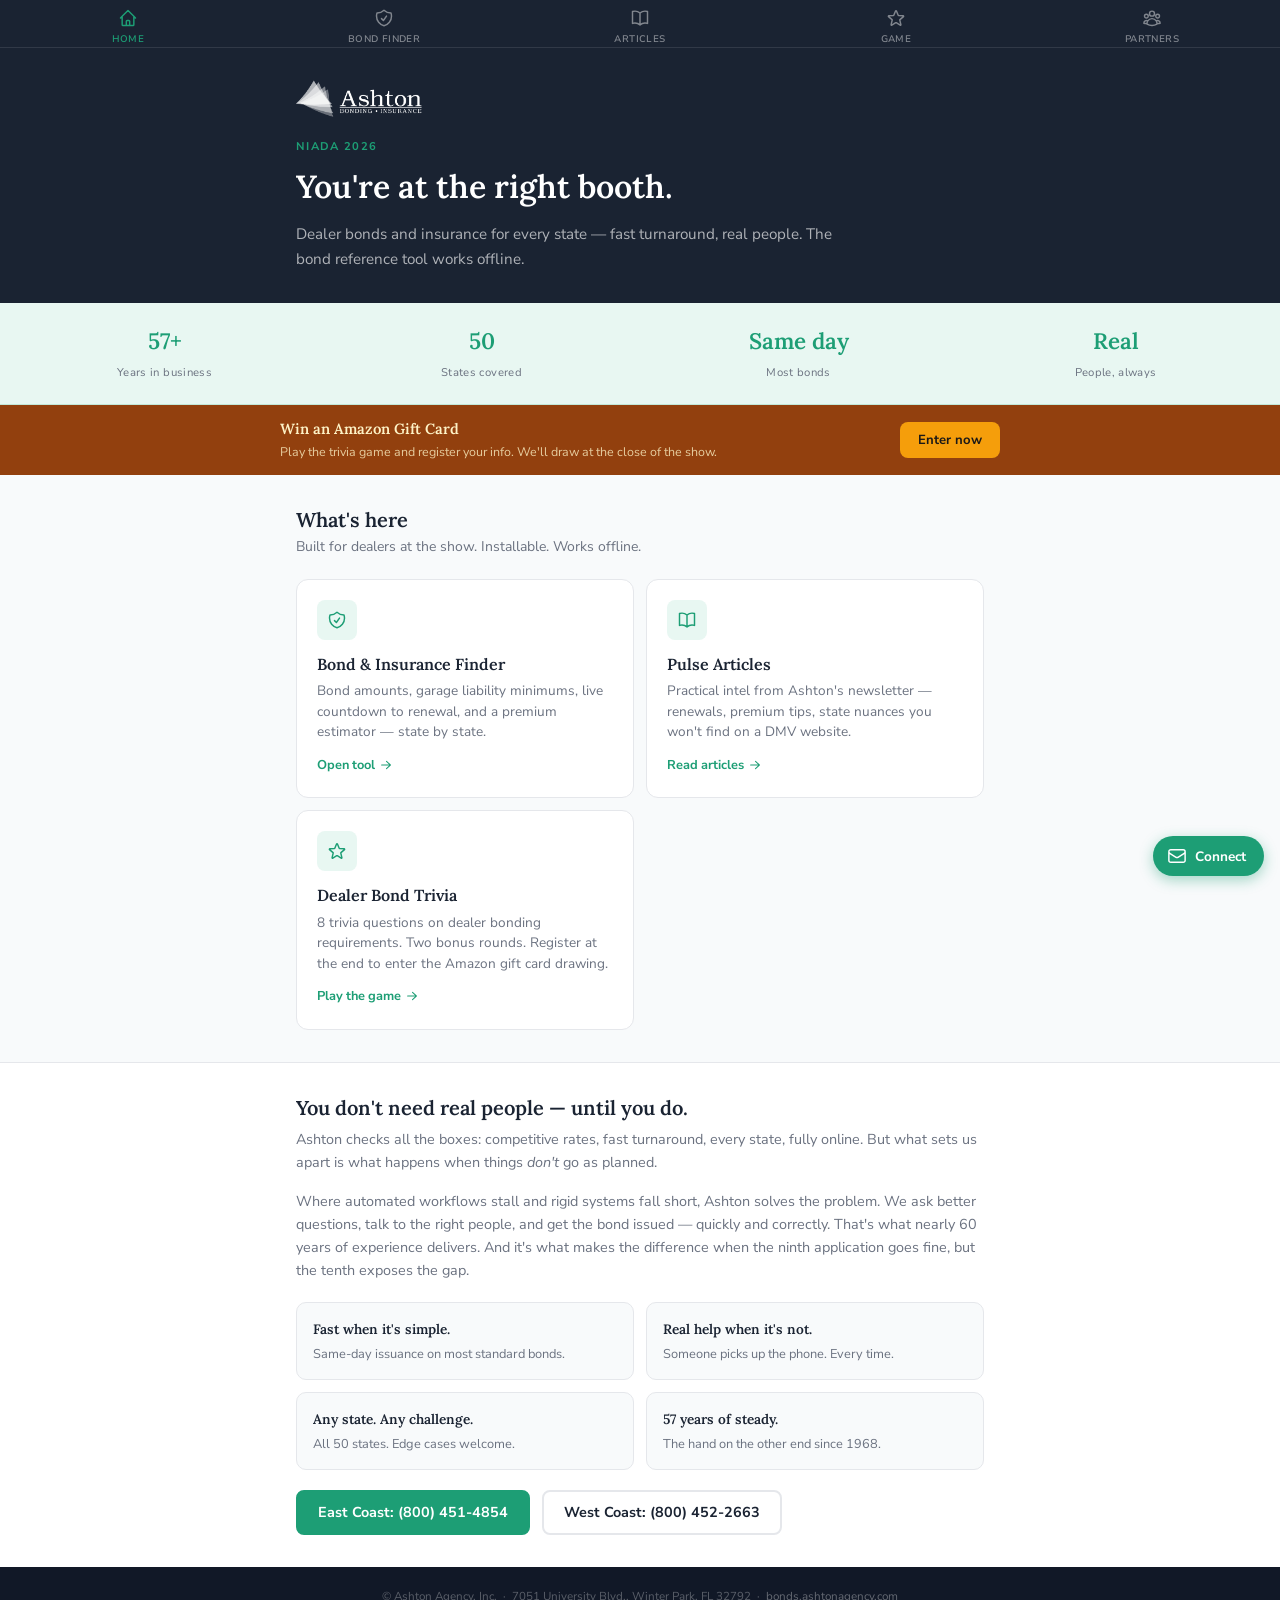
<file: index.html>
<!DOCTYPE html>
<html lang="en">
<head>
  <meta charset="UTF-8">
  <meta name="viewport" content="width=device-width, initial-scale=1.0, viewport-fit=cover">
  <title>Ashton Agency — Show Edition</title>
  <meta name="description" content="Dealer bonds and insurance for every Southeast state. Find us at the FPX or ASC Warranty booth.">
  <meta name="theme-color" content="#1a2332">
  <link rel="manifest" href="manifest.json">
  <link rel="apple-touch-icon" href="https://bonds.ashtonagency.com/wp-content/uploads/2025/05/Ashton-Favicon.png">
  <link rel="preconnect" href="https://fonts.googleapis.com">
  <link rel="preconnect" href="https://fonts.gstatic.com" crossorigin>
  <link href="https://fonts.googleapis.com/css2?family=JetBrains+Mono&family=Lora:wght@400;600&family=Nunito+Sans:opsz,wght@6..12,400;6..12,600;6..12,700&display=swap" rel="stylesheet">
  <link rel="stylesheet" href="css/tokens.css">
  <link rel="stylesheet" href="css/main.css">
</head>
<body>

<!-- Dark top nav -->
<nav class="bottom-nav">
  <a href="/" class="nav-tab active">
    <svg xmlns="http://www.w3.org/2000/svg" fill="none" viewBox="0 0 24 24" stroke-width="1.75" stroke="currentColor">
      <path stroke-linecap="round" stroke-linejoin="round" d="M3 12l2-2m0 0l7-7 7 7M5 10v10a1 1 0 001 1h3m10-11l2 2m-2-2v10a1 1 0 01-1 1h-3m-6 0a1 1 0 001-1v-4a1 1 0 011-1h2a1 1 0 011 1v4a1 1 0 001 1m-6 0h6"/>
    </svg>
    Home
  </a>
  <a href="/reference" class="nav-tab">
    <svg xmlns="http://www.w3.org/2000/svg" fill="none" viewBox="0 0 24 24" stroke-width="1.75" stroke="currentColor">
      <path stroke-linecap="round" stroke-linejoin="round" d="M9 12.75L11.25 15 15 9.75m-3-7.036A11.959 11.959 0 013.598 6 11.99 11.99 0 003 9.749c0 5.592 3.824 10.29 9 11.623 5.176-1.332 9-6.03 9-11.622 0-1.31-.21-2.571-.598-3.751h-.152c-3.196 0-6.1-1.248-8.25-3.285z"/>
    </svg>
    Bond Finder
  </a>
  <a href="/articles" class="nav-tab">
    <svg xmlns="http://www.w3.org/2000/svg" fill="none" viewBox="0 0 24 24" stroke-width="1.75" stroke="currentColor">
      <path stroke-linecap="round" stroke-linejoin="round" d="M12 6.042A8.967 8.967 0 006 3.75c-1.052 0-2.062.18-3 .512v14.25A8.987 8.987 0 016 18c2.305 0 4.408.867 6 2.292m0-14.25a8.966 8.966 0 016-2.292c1.052 0 2.062.18 3 .512v14.25A8.987 8.987 0 0018 18a8.967 8.967 0 00-6 2.292m0-14.25v14.25"/>
    </svg>
    Articles
  </a>
  <a href="/game" class="nav-tab">
    <svg xmlns="http://www.w3.org/2000/svg" fill="none" viewBox="0 0 24 24" stroke-width="1.75" stroke="currentColor">
      <path stroke-linecap="round" stroke-linejoin="round" d="M11.48 3.499a.562.562 0 011.04 0l2.125 5.111a.563.563 0 00.475.345l5.518.442c.499.04.701.663.321.988l-4.204 3.602a.563.563 0 00-.182.557l1.285 5.385a.562.562 0 01-.84.61l-4.725-2.885a.563.563 0 00-.586 0L6.982 20.54a.562.562 0 01-.84-.61l1.285-5.386a.562.562 0 00-.182-.557l-4.204-3.602a.563.563 0 01.321-.988l5.518-.442a.563.563 0 00.475-.345L11.48 3.5z"/>
    </svg>
    Game
  </a>
  <a href="/partners" class="nav-tab">
    <svg xmlns="http://www.w3.org/2000/svg" fill="none" viewBox="0 0 24 24" stroke-width="1.75" stroke="currentColor">
      <path stroke-linecap="round" stroke-linejoin="round" d="M18 18.72a9.094 9.094 0 003.741-.479 3 3 0 00-4.682-2.72m.94 3.198l.001.031c0 .225-.012.447-.037.666A11.944 11.944 0 0112 21c-2.17 0-4.207-.576-5.963-1.584A6.062 6.062 0 016 18.719m12 0a5.971 5.971 0 00-.941-3.197m0 0A5.995 5.995 0 0012 12.75a5.995 5.995 0 00-5.058 2.772m0 0a3 3 0 00-4.681 2.72 8.986 8.986 0 003.74.477m.94-3.197a5.971 5.971 0 00-.94 3.197M15 6.75a3 3 0 11-6 0 3 3 0 016 0zm6 3a2.25 2.25 0 11-4.5 0 2.25 2.25 0 014.5 0zm-13.5 0a2.25 2.25 0 11-4.5 0 2.25 2.25 0 014.5 0z"/>
    </svg>
    Partners
  </a>
</nav>

<div class="page-wrapper">

  <!-- Hero -->
  <section class="hero">
    <div class="container">
      <div class="hero-logo-full">
        <img src="assets/ashton-logo-white.png" alt="Ashton Agency">
      </div>
      <div class="hero-eyebrow" data-show-name>NIADA 2026</div>
      <h1 class="hero-title">You're at the right booth.</h1>
      <p class="hero-sub">Dealer bonds and insurance for every state — fast turnaround, real people. The bond reference tool works offline.</p>
    </div>
  </section>

  <!-- Stats bar -->
  <div class="stats-row">
    <div class="stat-item">
      <span class="stat-number">57+</span>
      <span class="stat-label">Years in business</span>
    </div>
    <div class="stat-item">
      <span class="stat-number">50</span>
      <span class="stat-label">States covered</span>
    </div>
    <div class="stat-item">
      <span class="stat-number">Same&nbsp;day</span>
      <span class="stat-label">Most bonds</span>
    </div>
    <div class="stat-item">
      <span class="stat-number">Real</span>
      <span class="stat-label">People, always</span>
    </div>
  </div>

  <!-- Gift card drawing callout -->
  <div style="background:#92400e;padding:14px 16px;">
    <div style="max-width:var(--max-width);margin:0 auto;display:flex;align-items:center;gap:14px;flex-wrap:wrap;">
      <div style="flex:1;min-width:0;">
        <div style="font-family:var(--font-serif);font-size:0.92rem;font-weight:600;color:#fef3c7;line-height:1.3;">Win an Amazon Gift Card</div>
        <div style="font-size:0.78rem;color:rgba(254,243,199,0.78);margin-top:3px;">Play the trivia game and register your info. We'll draw at the close of the show.</div>
      </div>
      <button data-open-contact-modal style="background:#f59e0b;color:#1c1917;border:none;font-weight:700;font-family:var(--font-sans);font-size:0.82rem;padding:9px 18px;border-radius:8px;cursor:pointer;flex-shrink:0;white-space:nowrap;">Enter now</button>
    </div>
  </div>

  <!-- 3 feature tiles -->
  <section class="section">
    <div class="container">
      <h2 class="section-heading">What's here</h2>
      <p class="section-sub">Built for dealers at the show. Installable. Works offline.</p>

      <div class="feature-grid">

        <a href="/reference" class="feature-card">
          <div class="feature-card-icon">
            <svg xmlns="http://www.w3.org/2000/svg" fill="none" viewBox="0 0 24 24" stroke-width="1.75" stroke="currentColor">
              <path stroke-linecap="round" stroke-linejoin="round" d="M9 12.75L11.25 15 15 9.75m-3-7.036A11.959 11.959 0 013.598 6 11.99 11.99 0 003 9.749c0 5.592 3.824 10.29 9 11.623 5.176-1.332 9-6.03 9-11.622 0-1.31-.21-2.571-.598-3.751h-.152c-3.196 0-6.1-1.248-8.25-3.285z"/>
            </svg>
          </div>
          <div class="feature-card-title">Bond &amp; Insurance Finder</div>
          <div class="feature-card-desc">
            Bond amounts, garage liability minimums, live countdown to renewal, and a premium estimator — state by state.
          </div>
          <div class="feature-card-arrow">
            Open tool
            <svg xmlns="http://www.w3.org/2000/svg" viewBox="0 0 20 20" fill="currentColor" style="width:14px;height:14px;"><path fill-rule="evenodd" d="M3 10a.75.75 0 01.75-.75h10.638L10.23 5.29a.75.75 0 111.04-1.08l5.5 5.25a.75.75 0 010 1.08l-5.5 5.25a.75.75 0 11-1.04-1.08l4.158-3.96H3.75A.75.75 0 013 10z" clip-rule="evenodd"/></svg>
          </div>
        </a>

        <a href="/articles" class="feature-card">
          <div class="feature-card-icon">
            <svg xmlns="http://www.w3.org/2000/svg" fill="none" viewBox="0 0 24 24" stroke-width="1.75" stroke="currentColor">
              <path stroke-linecap="round" stroke-linejoin="round" d="M12 6.042A8.967 8.967 0 006 3.75c-1.052 0-2.062.18-3 .512v14.25A8.987 8.987 0 016 18c2.305 0 4.408.867 6 2.292m0-14.25a8.966 8.966 0 016-2.292c1.052 0 2.062.18 3 .512v14.25A8.987 8.987 0 0018 18a8.967 8.967 0 00-6 2.292m0-14.25v14.25"/>
            </svg>
          </div>
          <div class="feature-card-title">Pulse Articles</div>
          <div class="feature-card-desc">
            Practical intel from Ashton's newsletter — renewals, premium tips, state nuances you won't find on a DMV website.
          </div>
          <div class="feature-card-arrow">
            Read articles
            <svg xmlns="http://www.w3.org/2000/svg" viewBox="0 0 20 20" fill="currentColor" style="width:14px;height:14px;"><path fill-rule="evenodd" d="M3 10a.75.75 0 01.75-.75h10.638L10.23 5.29a.75.75 0 111.04-1.08l5.5 5.25a.75.75 0 010 1.08l-5.5 5.25a.75.75 0 11-1.04-1.08l4.158-3.96H3.75A.75.75 0 013 10z" clip-rule="evenodd"/></svg>
          </div>
        </a>

        <a href="/game" class="feature-card">
          <div class="feature-card-icon">
            <svg xmlns="http://www.w3.org/2000/svg" fill="none" viewBox="0 0 24 24" stroke-width="1.75" stroke="currentColor">
              <path stroke-linecap="round" stroke-linejoin="round" d="M11.48 3.499a.562.562 0 011.04 0l2.125 5.111a.563.563 0 00.475.345l5.518.442c.499.04.701.663.321.988l-4.204 3.602a.563.563 0 00-.182.557l1.285 5.385a.562.562 0 01-.84.61l-4.725-2.885a.563.563 0 00-.586 0L6.982 20.54a.562.562 0 01-.84-.61l1.285-5.386a.562.562 0 00-.182-.557l-4.204-3.602a.563.563 0 01.321-.988l5.518-.442a.563.563 0 00.475-.345L11.48 3.5z"/>
            </svg>
          </div>
          <div class="feature-card-title">Dealer Bond Trivia</div>
          <div class="feature-card-desc">
            8 trivia questions on dealer bonding requirements. Two bonus rounds. Register at the end to enter the Amazon gift card drawing.
          </div>
          <div class="feature-card-arrow">
            Play the game
            <svg xmlns="http://www.w3.org/2000/svg" viewBox="0 0 20 20" fill="currentColor" style="width:14px;height:14px;"><path fill-rule="evenodd" d="M3 10a.75.75 0 01.75-.75h10.638L10.23 5.29a.75.75 0 111.04-1.08l5.5 5.25a.75.75 0 010 1.08l-5.5 5.25a.75.75 0 11-1.04-1.08l4.158-3.96H3.75A.75.75 0 013 10z" clip-rule="evenodd"/></svg>
          </div>
        </a>

      </div>
    </div>
  </section>

  <!-- Value prop / POD -->
  <section class="section" style="background:var(--color-surface);border-top:1px solid var(--color-border);">
    <div class="container">
      <h2 class="section-heading">You don't need real people — until you do.</h2>
      <p style="font-size:0.9rem;color:var(--color-text-muted);margin-top:8px;">
        Ashton checks all the boxes: competitive rates, fast turnaround, every state, fully online.
        But what sets us apart is what happens when things <em>don't</em> go as planned.
      </p>
      <p style="font-size:0.9rem;color:var(--color-text-muted);">
        Where automated workflows stall and rigid systems fall short, Ashton solves the problem.
        We ask better questions, talk to the right people, and get the bond issued — quickly and correctly.
        That's what nearly 60 years of experience delivers. And it's what makes the difference
        when the ninth application goes fine, but the tenth exposes the gap.
      </p>

      <!-- Three pillars -->
      <div style="display:grid;grid-template-columns:1fr 1fr;gap:12px;margin-top:20px;">
        <div style="background:var(--color-surface-alt);border:1px solid var(--color-border);border-radius:10px;padding:16px;">
          <div style="font-family:var(--font-serif);font-size:0.85rem;font-weight:600;margin-bottom:4px;">Fast when it's simple.</div>
          <div style="font-size:0.8rem;color:var(--color-text-muted);line-height:1.45;">Same-day issuance on most standard bonds.</div>
        </div>
        <div style="background:var(--color-surface-alt);border:1px solid var(--color-border);border-radius:10px;padding:16px;">
          <div style="font-family:var(--font-serif);font-size:0.85rem;font-weight:600;margin-bottom:4px;">Real help when it's not.</div>
          <div style="font-size:0.8rem;color:var(--color-text-muted);line-height:1.45;">Someone picks up the phone. Every time.</div>
        </div>
        <div style="background:var(--color-surface-alt);border:1px solid var(--color-border);border-radius:10px;padding:16px;">
          <div style="font-family:var(--font-serif);font-size:0.85rem;font-weight:600;margin-bottom:4px;">Any state. Any challenge.</div>
          <div style="font-size:0.8rem;color:var(--color-text-muted);line-height:1.45;">All 50 states. Edge cases welcome.</div>
        </div>
        <div style="background:var(--color-surface-alt);border:1px solid var(--color-border);border-radius:10px;padding:16px;">
          <div style="font-family:var(--font-serif);font-size:0.85rem;font-weight:600;margin-bottom:4px;">57 years of steady.</div>
          <div style="font-size:0.8rem;color:var(--color-text-muted);line-height:1.45;">The hand on the other end since 1968.</div>
        </div>
      </div>

      <div style="display:flex;gap:12px;flex-wrap:wrap;margin-top:20px;">
        <a href="tel:18004514854" class="btn btn-primary">East Coast: (800) 451-4854</a>
        <a href="tel:18004522663" class="btn btn-ghost">West Coast: (800) 452-2663</a>
      </div>
    </div>
  </section>

  <!-- Footer -->
  <footer style="background:#111827;padding:20px 16px;text-align:center;">
    <div style="max-width:var(--max-width);margin:0 auto;">
      <p style="font-size:0.72rem;color:rgba(255,255,255,0.3);margin:0;">
        © Ashton Agency, Inc. &nbsp;·&nbsp; 7051 University Blvd., Winter Park, FL 32792
        &nbsp;·&nbsp;
        <a href="https://bonds.ashtonagency.com" style="color:rgba(255,255,255,0.35);">bonds.ashtonagency.com</a>
      </p>
    </div>
  </footer>

</div><!-- /.page-wrapper -->

<!-- PWA install banner -->
<div class="install-banner" id="install-banner">
  <div class="install-banner-text">
    <div class="install-banner-title">Add to your home screen</div>
    <div class="install-banner-sub">Keep the bond reference tool after the show</div>
  </div>
  <button class="btn btn-primary btn-sm" id="install-btn">Install</button>
  <button class="install-banner-close" id="install-dismiss" aria-label="Dismiss">×</button>
</div>

<script src="js/app.js"></script>

<!-- Contact modal -->
<div id="contact-modal" class="contact-modal-overlay" role="dialog" aria-modal="true" aria-label="Connect with Ashton" hidden>
  <div class="contact-modal-sheet">
    <div class="contact-modal-header">
      <span class="contact-modal-title">Connect with Ashton</span>
      <button class="contact-modal-close" id="contact-modal-close" aria-label="Close">
        <svg xmlns="http://www.w3.org/2000/svg" fill="none" viewBox="0 0 24 24" stroke-width="2" stroke="currentColor" width="20" height="20"><path stroke-linecap="round" stroke-linejoin="round" d="M6 18L18 6M6 6l12 12"/></svg>
      </button>
    </div>
    <div class="contact-modal-body"></div>
  </div>
</div>

<!-- Floating connect button -->
<button class="contact-fab" id="contact-fab-btn" aria-label="Connect with Ashton">
  <svg xmlns="http://www.w3.org/2000/svg" fill="none" viewBox="0 0 24 24" stroke-width="1.75" stroke="currentColor" width="20" height="20"><path stroke-linecap="round" stroke-linejoin="round" d="M21.75 6.75v10.5a2.25 2.25 0 01-2.25 2.25h-15a2.25 2.25 0 01-2.25-2.25V6.75m19.5 0A2.25 2.25 0 0019.5 4.5h-15a2.25 2.25 0 00-2.25 2.25m19.5 0v.243a2.25 2.25 0 01-1.07 1.916l-7.5 4.615a2.25 2.25 0 01-2.36 0L3.32 8.91a2.25 2.25 0 01-1.07-1.916V6.75"/></svg>
  <span>Connect</span>
</button>
<script src="js/contact-modal.js"></script>
</body>
</html>
</file>
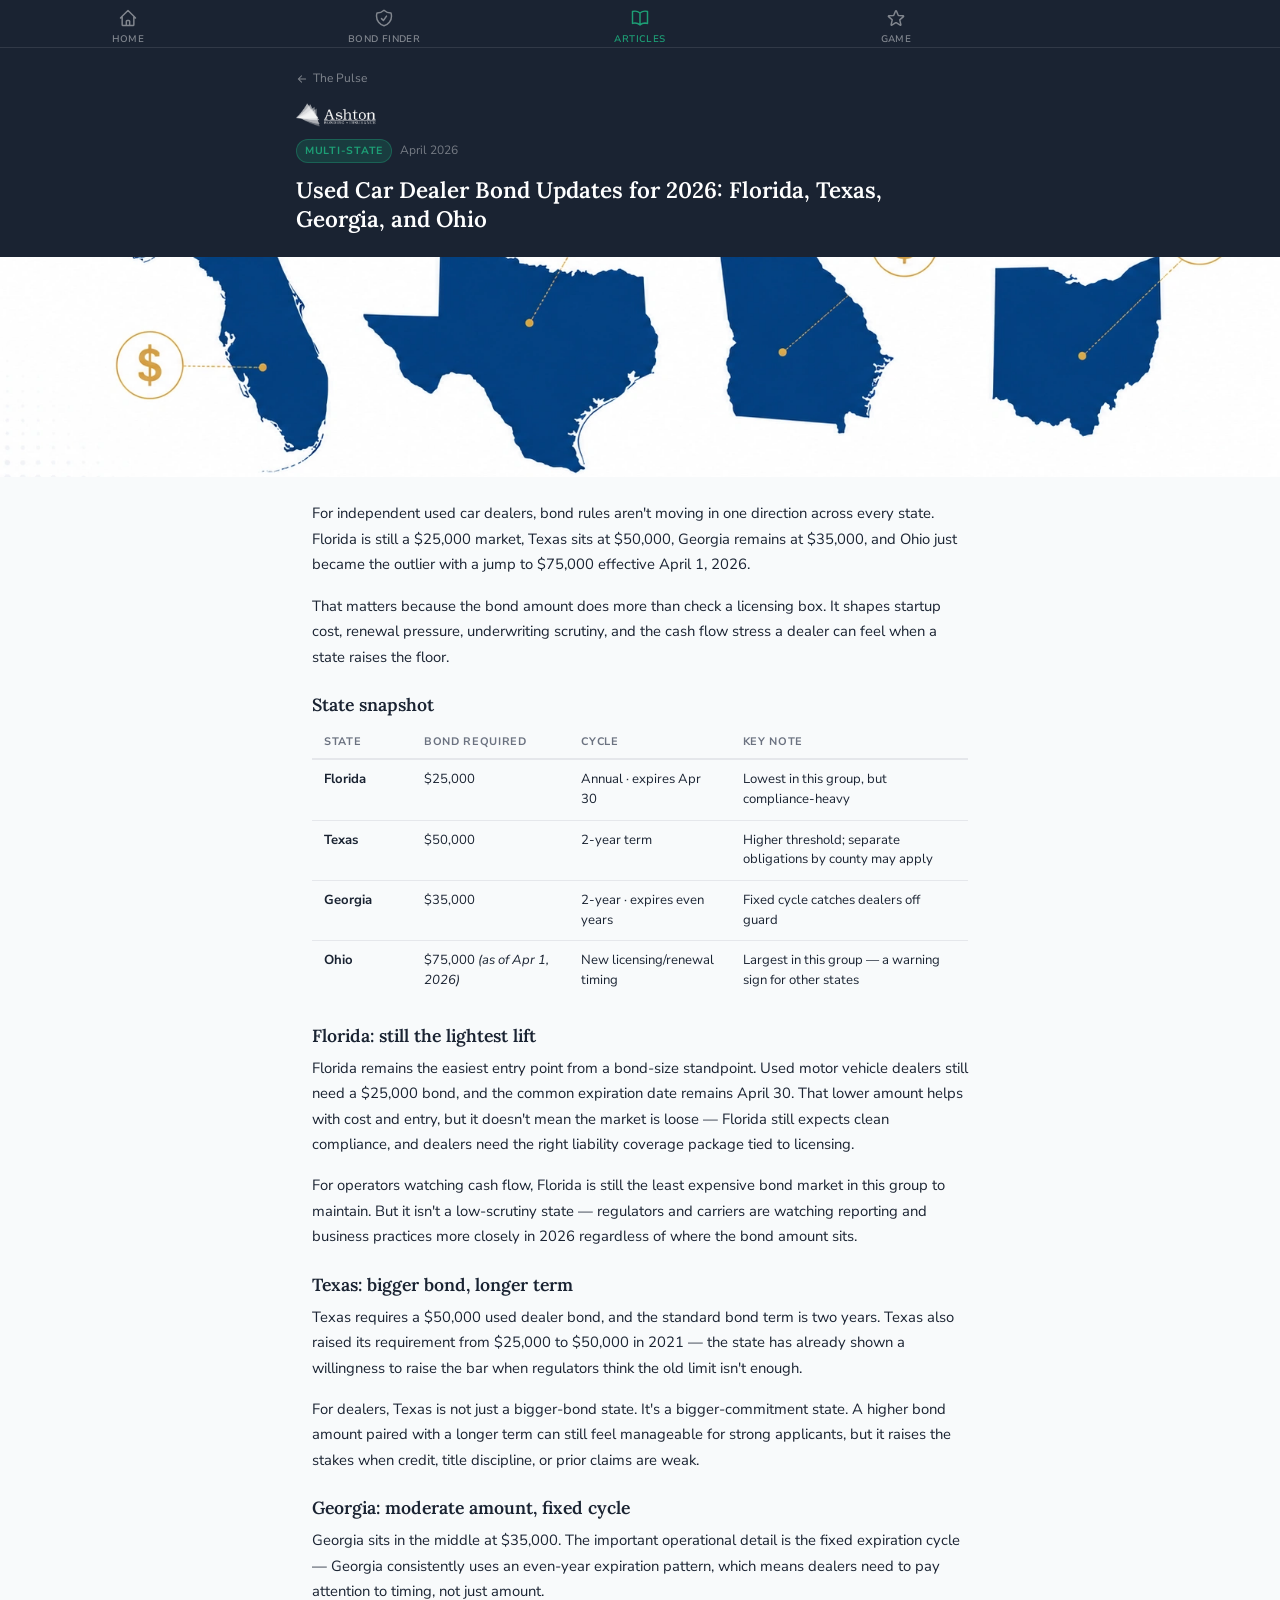
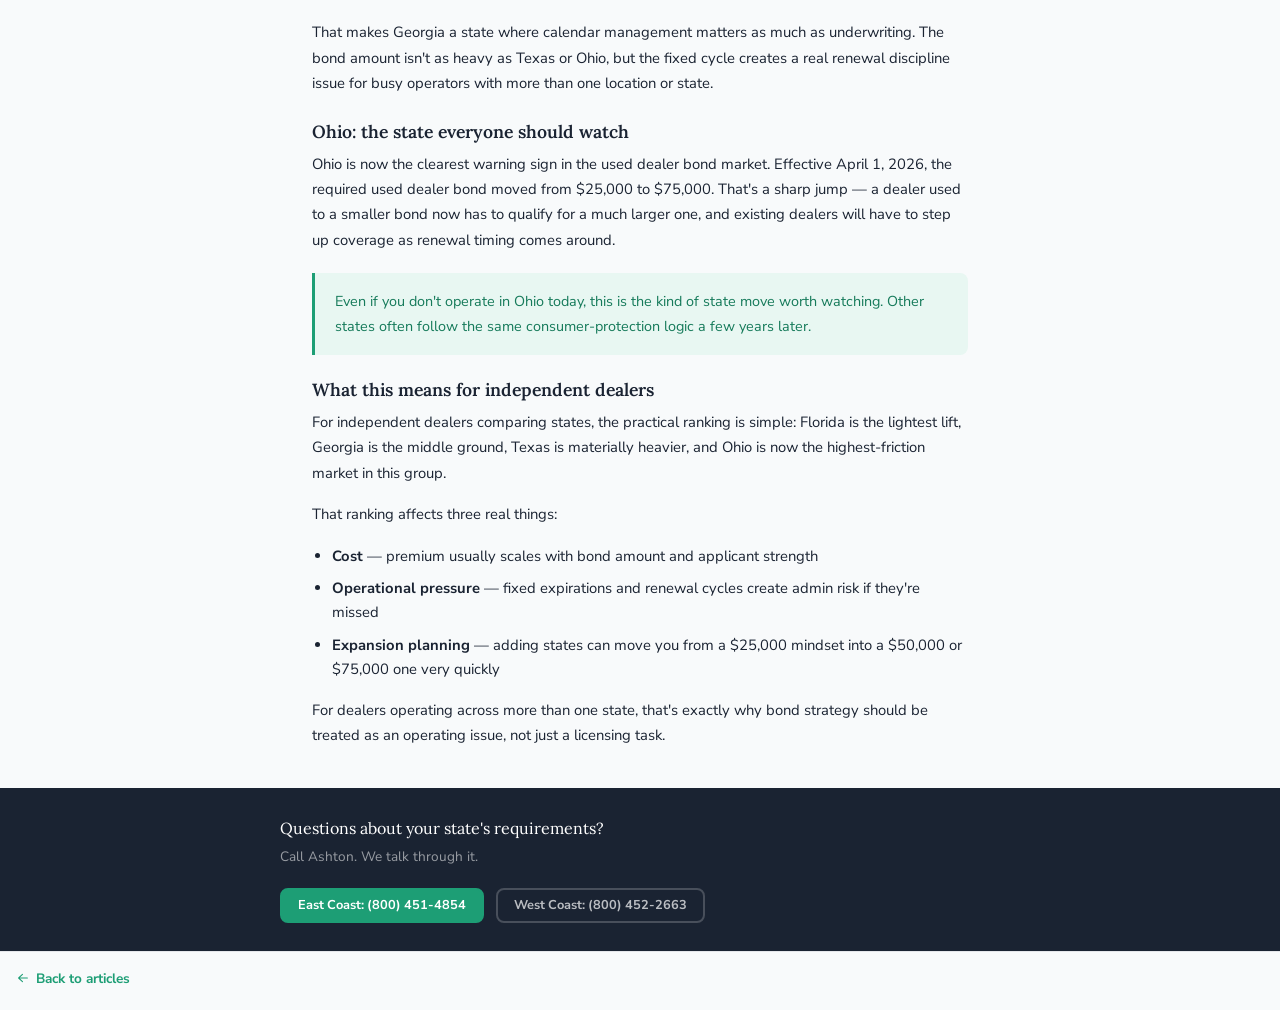
<file: article-bond-comparison-2026.html>
<!DOCTYPE html>
<html lang="en">
<head>
  <meta charset="UTF-8">
  <meta name="viewport" content="width=device-width, initial-scale=1.0, viewport-fit=cover">
  <title>Used Car Dealer Bond Updates 2026: FL, TX, GA, OH — Ashton Agency Pulse</title>
  <meta name="description" content="Florida's still at $25k. Ohio just jumped to $75k. How four states compare and what it means if you're expanding.">
  <meta name="theme-color" content="#1a2332">
  <link rel="manifest" href="manifest.json">
  <link rel="preconnect" href="https://fonts.googleapis.com">
  <link rel="preconnect" href="https://fonts.gstatic.com" crossorigin>
  <link href="https://fonts.googleapis.com/css2?family=JetBrains+Mono&family=Lora:wght@400;600&family=Nunito+Sans:opsz,wght@6..12,400;6..12,600;6..12,700&display=swap" rel="stylesheet">
  <link rel="stylesheet" href="css/tokens.css">
  <link rel="stylesheet" href="css/main.css">
</head>
<body>

<nav class="bottom-nav">
  <a href="/" class="nav-tab">
    <svg xmlns="http://www.w3.org/2000/svg" fill="none" viewBox="0 0 24 24" stroke-width="1.75" stroke="currentColor">
      <path stroke-linecap="round" stroke-linejoin="round" d="M3 12l2-2m0 0l7-7 7 7M5 10v10a1 1 0 001 1h3m10-11l2 2m-2-2v10a1 1 0 01-1 1h-3m-6 0a1 1 0 001-1v-4a1 1 0 011-1h2a1 1 0 011 1v4a1 1 0 001 1m-6 0h6"/>
    </svg>
    Home
  </a>
  <a href="/reference" class="nav-tab">
    <svg xmlns="http://www.w3.org/2000/svg" fill="none" viewBox="0 0 24 24" stroke-width="1.75" stroke="currentColor">
      <path stroke-linecap="round" stroke-linejoin="round" d="M9 12.75L11.25 15 15 9.75m-3-7.036A11.959 11.959 0 013.598 6 11.99 11.99 0 003 9.749c0 5.592 3.824 10.29 9 11.623 5.176-1.332 9-6.03 9-11.622 0-1.31-.21-2.571-.598-3.751h-.152c-3.196 0-6.1-1.248-8.25-3.285z"/>
    </svg>
    Bond Finder
  </a>
  <a href="/articles" class="nav-tab active">
    <svg xmlns="http://www.w3.org/2000/svg" fill="none" viewBox="0 0 24 24" stroke-width="1.75" stroke="currentColor">
      <path stroke-linecap="round" stroke-linejoin="round" d="M12 6.042A8.967 8.967 0 006 3.75c-1.052 0-2.062.18-3 .512v14.25A8.987 8.987 0 016 18c2.305 0 4.408.867 6 2.292m0-14.25a8.966 8.966 0 016-2.292c1.052 0 2.062.18 3 .512v14.25A8.987 8.987 0 0118 18a8.967 8.967 0 00-6 2.292m0-14.25v14.25"/>
    </svg>
    Articles
  </a>
  <a href="/game" class="nav-tab">
    <svg xmlns="http://www.w3.org/2000/svg" fill="none" viewBox="0 0 24 24" stroke-width="1.75" stroke="currentColor">
      <path stroke-linecap="round" stroke-linejoin="round" d="M11.48 3.499a.562.562 0 011.04 0l2.125 5.111a.563.563 0 00.475.345l5.518.442c.499.04.701.663.321.988l-4.204 3.602a.563.563 0 00-.182.557l1.285 5.385a.562.562 0 01-.84.61l-4.725-2.885a.563.563 0 00-.586 0L6.982 20.54a.562.562 0 01-.84-.61l1.285-5.386a.562.562 0 00-.182-.557l-4.204-3.602a.563.563 0 01.321-.988l5.518-.442a.563.563 0 00.475-.345L11.48 3.5z"/>
    </svg>
    Game
  </a>
</nav>

<div class="page-wrapper">

  <div class="page-brand-header article-header">
    <div class="container">
      <a href="/articles" class="article-breadcrumb">
        <svg xmlns="http://www.w3.org/2000/svg" viewBox="0 0 20 20" fill="currentColor"><path fill-rule="evenodd" d="M17 10a.75.75 0 01-.75.75H5.612l4.158 3.96a.75.75 0 11-1.04 1.08l-5.5-5.25a.75.75 0 010-1.08l5.5-5.25a.75.75 0 111.04 1.08L5.612 9.25H16.25A.75.75 0 0117 10z" clip-rule="evenodd"/></svg>
        The Pulse
      </a>
      <div style="margin-bottom:12px;">
        <img src="assets/ashton-logo-white.png" alt="Ashton Agency" style="height:24px;width:auto;display:block;">
      </div>
      <div style="display:flex;align-items:center;gap:8px;margin-bottom:12px;">
        <span class="tag" style="background:rgba(29,158,117,0.2);border-color:rgba(29,158,117,0.4);color:var(--color-primary);">Multi-State</span>
        <span style="font-size:0.75rem;color:rgba(255,255,255,0.4);">April 2026</span>
      </div>
      <h1 style="font-family:var(--font-serif);font-size:1.4rem;font-weight:600;color:#fff;line-height:1.3;max-width:600px;margin:0;">
        Used Car Dealer Bond Updates for 2026: Florida, Texas, Georgia, and Ohio
      </h1>
    </div>
  </div>

  <img src="assets/used-car-dealer-bond-updates-2026-fl-tx-ga-oh-hero.webp" alt="" class="article-hero-img">

  <div class="container">
    <div class="article-body">

      <p>For independent used car dealers, bond rules aren't moving in one direction across every state. Florida is still a $25,000 market, Texas sits at $50,000, Georgia remains at $35,000, and Ohio just became the outlier with a jump to $75,000 effective April 1, 2026.</p>

      <p>That matters because the bond amount does more than check a licensing box. It shapes startup cost, renewal pressure, underwriting scrutiny, and the cash flow stress a dealer can feel when a state raises the floor.</p>

      <h2>State snapshot</h2>

      <table>
        <thead>
          <tr>
            <th>State</th>
            <th>Bond required</th>
            <th>Cycle</th>
            <th>Key note</th>
          </tr>
        </thead>
        <tbody>
          <tr>
            <td><strong>Florida</strong></td>
            <td>$25,000</td>
            <td>Annual · expires Apr 30</td>
            <td>Lowest in this group, but compliance-heavy</td>
          </tr>
          <tr>
            <td><strong>Texas</strong></td>
            <td>$50,000</td>
            <td>2-year term</td>
            <td>Higher threshold; separate obligations by county may apply</td>
          </tr>
          <tr>
            <td><strong>Georgia</strong></td>
            <td>$35,000</td>
            <td>2-year · expires even years</td>
            <td>Fixed cycle catches dealers off guard</td>
          </tr>
          <tr>
            <td><strong>Ohio</strong></td>
            <td>$75,000 <em>(as of Apr 1, 2026)</em></td>
            <td>New licensing/renewal timing</td>
            <td>Largest in this group — a warning sign for other states</td>
          </tr>
        </tbody>
      </table>

      <h2>Florida: still the lightest lift</h2>

      <p>Florida remains the easiest entry point from a bond-size standpoint. Used motor vehicle dealers still need a $25,000 bond, and the common expiration date remains April 30. That lower amount helps with cost and entry, but it doesn't mean the market is loose — Florida still expects clean compliance, and dealers need the right liability coverage package tied to licensing.</p>

      <p>For operators watching cash flow, Florida is still the least expensive bond market in this group to maintain. But it isn't a low-scrutiny state — regulators and carriers are watching reporting and business practices more closely in 2026 regardless of where the bond amount sits.</p>

      <h2>Texas: bigger bond, longer term</h2>

      <p>Texas requires a $50,000 used dealer bond, and the standard bond term is two years. Texas also raised its requirement from $25,000 to $50,000 in 2021 — the state has already shown a willingness to raise the bar when regulators think the old limit isn't enough.</p>

      <p>For dealers, Texas is not just a bigger-bond state. It's a bigger-commitment state. A higher bond amount paired with a longer term can still feel manageable for strong applicants, but it raises the stakes when credit, title discipline, or prior claims are weak.</p>

      <h2>Georgia: moderate amount, fixed cycle</h2>

      <p>Georgia sits in the middle at $35,000. The important operational detail is the fixed expiration cycle — Georgia consistently uses an even-year expiration pattern, which means dealers need to pay attention to timing, not just amount.</p>

      <p>That makes Georgia a state where calendar management matters as much as underwriting. The bond amount isn't as heavy as Texas or Ohio, but the fixed cycle creates a real renewal discipline issue for busy operators with more than one location or state.</p>

      <h2>Ohio: the state everyone should watch</h2>

      <p>Ohio is now the clearest warning sign in the used dealer bond market. Effective April 1, 2026, the required used dealer bond moved from $25,000 to $75,000. That's a sharp jump — a dealer used to a smaller bond now has to qualify for a much larger one, and existing dealers will have to step up coverage as renewal timing comes around.</p>

      <div class="article-callout">
        <p>Even if you don't operate in Ohio today, this is the kind of state move worth watching. Other states often follow the same consumer-protection logic a few years later.</p>
      </div>

      <h2>What this means for independent dealers</h2>

      <p>For independent dealers comparing states, the practical ranking is simple: Florida is the lightest lift, Georgia is the middle ground, Texas is materially heavier, and Ohio is now the highest-friction market in this group.</p>

      <p>That ranking affects three real things:</p>
      <ul>
        <li><strong>Cost</strong> — premium usually scales with bond amount and applicant strength</li>
        <li><strong>Operational pressure</strong> — fixed expirations and renewal cycles create admin risk if they're missed</li>
        <li><strong>Expansion planning</strong> — adding states can move you from a $25,000 mindset into a $50,000 or $75,000 one very quickly</li>
      </ul>

      <p>For dealers operating across more than one state, that's exactly why bond strategy should be treated as an operating issue, not just a licensing task.</p>

    </div>
  </div>

  <div style="background:var(--color-dark);padding:28px 16px;">
    <div style="max-width:var(--max-width);margin:0 auto;">
      <p style="font-family:var(--font-serif);font-size:1rem;color:#fff;margin-bottom:4px;">Questions about your state's requirements?</p>
      <p style="font-size:0.85rem;color:rgba(255,255,255,0.55);margin-bottom:20px;">Call Ashton. We talk through it.</p>
      <div style="display:flex;gap:12px;flex-wrap:wrap;">
        <a href="tel:18004514854" class="btn btn-primary btn-sm">East Coast: (800) 451-4854</a>
        <a href="tel:18004522663" class="btn btn-ghost btn-sm" style="color:rgba(255,255,255,0.7);border-color:rgba(255,255,255,0.2);">West Coast: (800) 452-2663</a>
      </div>
    </div>
  </div>

  <div style="padding:16px;background:var(--color-surface-alt);border-top:1px solid var(--color-border);">
    <a href="/articles" style="font-size:0.85rem;color:var(--color-primary);font-weight:700;display:inline-flex;align-items:center;gap:6px;">
      <svg xmlns="http://www.w3.org/2000/svg" viewBox="0 0 20 20" fill="currentColor" style="width:14px;height:14px;">
        <path fill-rule="evenodd" d="M17 10a.75.75 0 01-.75.75H5.612l4.158 3.96a.75.75 0 11-1.04 1.08l-5.5-5.25a.75.75 0 010-1.08l5.5-5.25a.75.75 0 111.04 1.08L5.612 9.25H16.25A.75.75 0 0117 10z" clip-rule="evenodd"/>
      </svg>
      Back to articles
    </a>
  </div>

</div>

<div class="install-banner" id="install-banner">
  <div class="install-banner-text">
    <div class="install-banner-title">Add to your home screen</div>
    <div class="install-banner-sub">Keep The Pulse accessible after the show</div>
  </div>
  <button class="btn btn-primary btn-sm" id="install-btn">Install</button>
  <button class="install-banner-close" id="install-dismiss" aria-label="Dismiss">×</button>
</div>

<script src="js/app.js"></script>
</body>
</html>
</file>
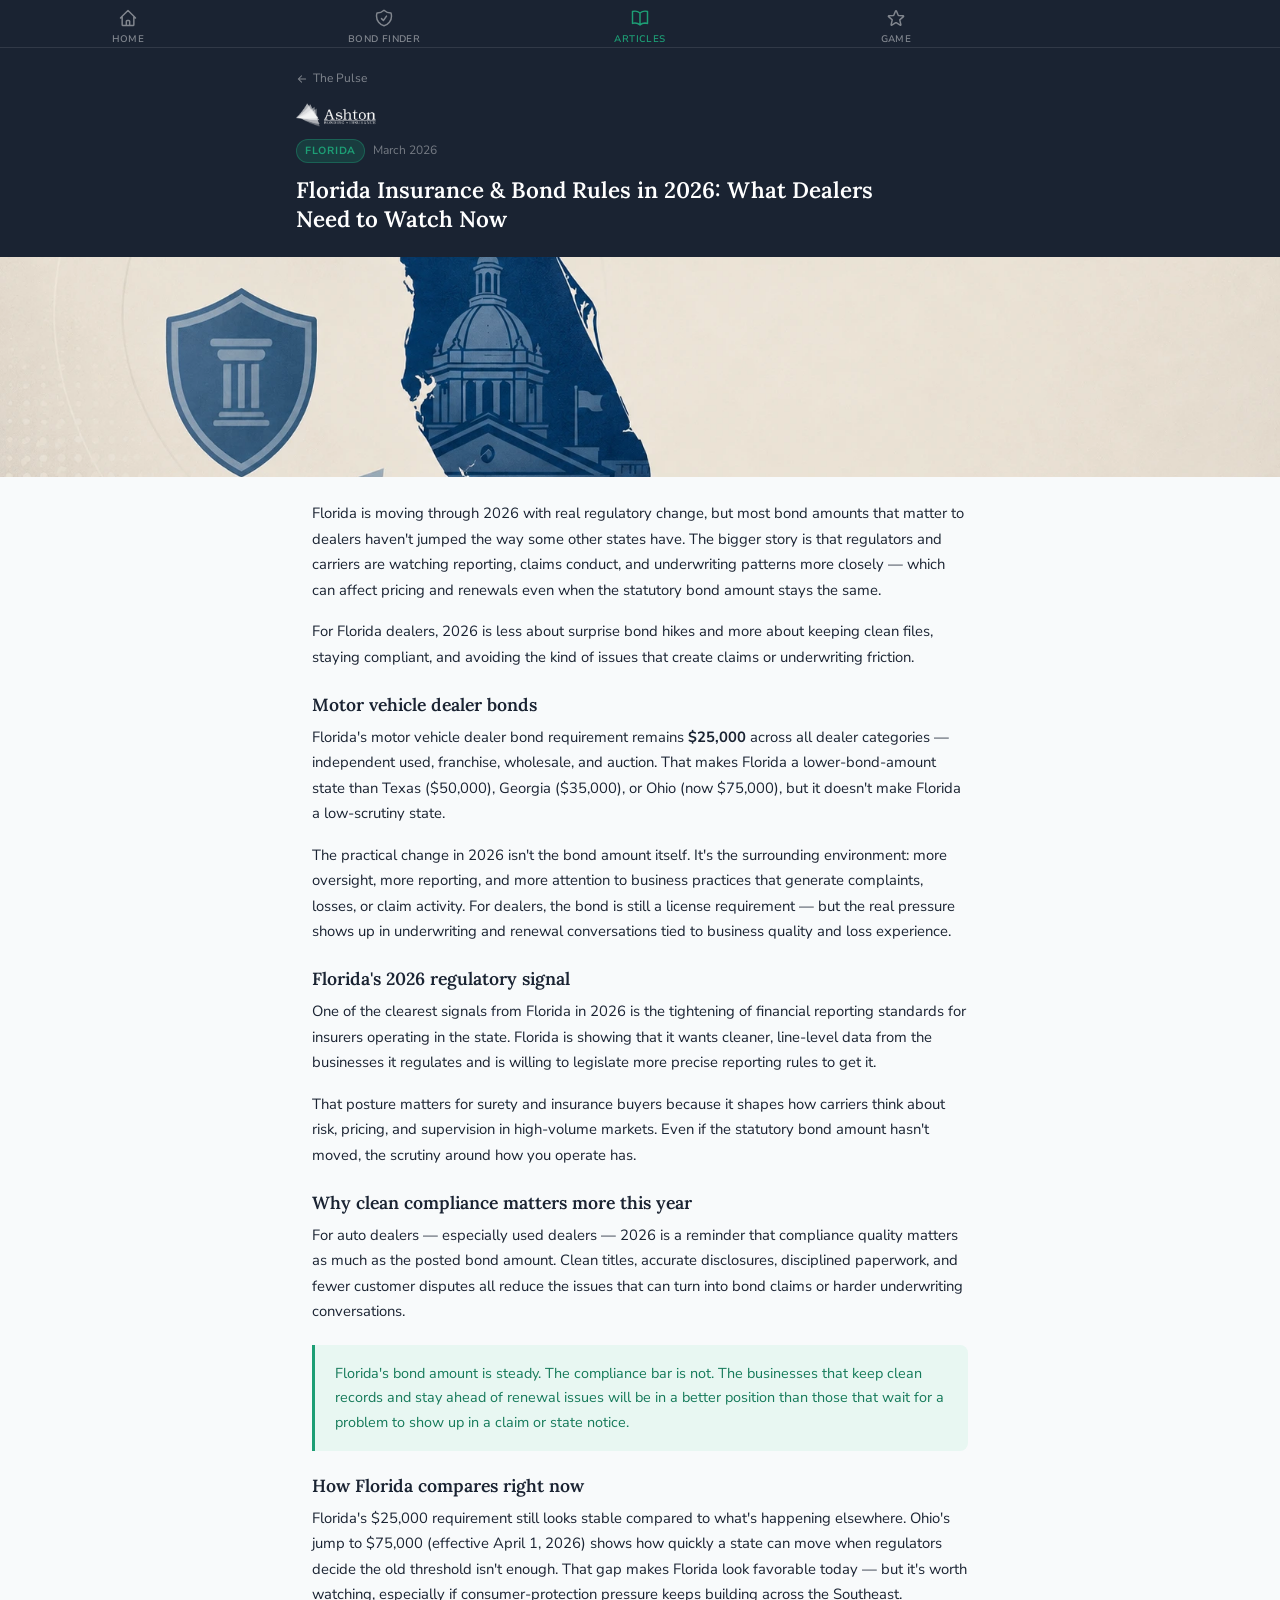
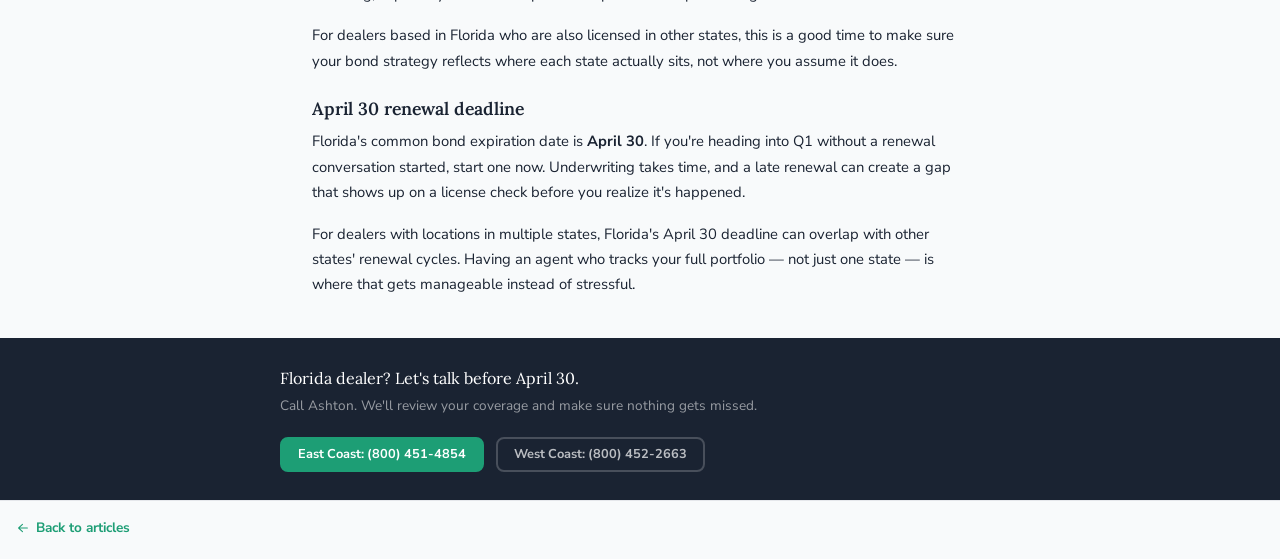
<file: article-florida-2026.html>
<!DOCTYPE html>
<html lang="en">
<head>
  <meta charset="UTF-8">
  <meta name="viewport" content="width=device-width, initial-scale=1.0, viewport-fit=cover">
  <title>Florida Insurance & Bond Rules in 2026 — Ashton Agency Pulse</title>
  <meta name="description" content="Florida's $25k bond hasn't changed — but the compliance environment around it has. What's actually different for dealers in 2026.">
  <meta name="theme-color" content="#1a2332">
  <link rel="manifest" href="manifest.json">
  <link rel="preconnect" href="https://fonts.googleapis.com">
  <link rel="preconnect" href="https://fonts.gstatic.com" crossorigin>
  <link href="https://fonts.googleapis.com/css2?family=JetBrains+Mono&family=Lora:wght@400;600&family=Nunito+Sans:opsz,wght@6..12,400;6..12,600;6..12,700&display=swap" rel="stylesheet">
  <link rel="stylesheet" href="css/tokens.css">
  <link rel="stylesheet" href="css/main.css">
</head>
<body>

<nav class="bottom-nav">
  <a href="/" class="nav-tab">
    <svg xmlns="http://www.w3.org/2000/svg" fill="none" viewBox="0 0 24 24" stroke-width="1.75" stroke="currentColor">
      <path stroke-linecap="round" stroke-linejoin="round" d="M3 12l2-2m0 0l7-7 7 7M5 10v10a1 1 0 001 1h3m10-11l2 2m-2-2v10a1 1 0 01-1 1h-3m-6 0a1 1 0 001-1v-4a1 1 0 011-1h2a1 1 0 011 1v4a1 1 0 001 1m-6 0h6"/>
    </svg>
    Home
  </a>
  <a href="/reference" class="nav-tab">
    <svg xmlns="http://www.w3.org/2000/svg" fill="none" viewBox="0 0 24 24" stroke-width="1.75" stroke="currentColor">
      <path stroke-linecap="round" stroke-linejoin="round" d="M9 12.75L11.25 15 15 9.75m-3-7.036A11.959 11.959 0 013.598 6 11.99 11.99 0 003 9.749c0 5.592 3.824 10.29 9 11.623 5.176-1.332 9-6.03 9-11.622 0-1.31-.21-2.571-.598-3.751h-.152c-3.196 0-6.1-1.248-8.25-3.285z"/>
    </svg>
    Bond Finder
  </a>
  <a href="/articles" class="nav-tab active">
    <svg xmlns="http://www.w3.org/2000/svg" fill="none" viewBox="0 0 24 24" stroke-width="1.75" stroke="currentColor">
      <path stroke-linecap="round" stroke-linejoin="round" d="M12 6.042A8.967 8.967 0 006 3.75c-1.052 0-2.062.18-3 .512v14.25A8.987 8.987 0 016 18c2.305 0 4.408.867 6 2.292m0-14.25a8.966 8.966 0 016-2.292c1.052 0 2.062.18 3 .512v14.25A8.987 8.987 0 0118 18a8.967 8.967 0 00-6 2.292m0-14.25v14.25"/>
    </svg>
    Articles
  </a>
  <a href="/game" class="nav-tab">
    <svg xmlns="http://www.w3.org/2000/svg" fill="none" viewBox="0 0 24 24" stroke-width="1.75" stroke="currentColor">
      <path stroke-linecap="round" stroke-linejoin="round" d="M11.48 3.499a.562.562 0 011.04 0l2.125 5.111a.563.563 0 00.475.345l5.518.442c.499.04.701.663.321.988l-4.204 3.602a.563.563 0 00-.182.557l1.285 5.385a.562.562 0 01-.84.61l-4.725-2.885a.563.563 0 00-.586 0L6.982 20.54a.562.562 0 01-.84-.61l1.285-5.386a.562.562 0 00-.182-.557l-4.204-3.602a.563.563 0 01.321-.988l5.518-.442a.563.563 0 00.475-.345L11.48 3.5z"/>
    </svg>
    Game
  </a>
</nav>

<div class="page-wrapper">

  <div class="page-brand-header article-header">
    <div class="container">
      <a href="/articles" class="article-breadcrumb">
        <svg xmlns="http://www.w3.org/2000/svg" viewBox="0 0 20 20" fill="currentColor"><path fill-rule="evenodd" d="M17 10a.75.75 0 01-.75.75H5.612l4.158 3.96a.75.75 0 11-1.04 1.08l-5.5-5.25a.75.75 0 010-1.08l5.5-5.25a.75.75 0 111.04 1.08L5.612 9.25H16.25A.75.75 0 0117 10z" clip-rule="evenodd"/></svg>
        The Pulse
      </a>
      <div style="margin-bottom:12px;">
        <img src="assets/ashton-logo-white.png" alt="Ashton Agency" style="height:24px;width:auto;display:block;">
      </div>
      <div style="display:flex;align-items:center;gap:8px;margin-bottom:12px;">
        <span class="tag" style="background:rgba(29,158,117,0.2);border-color:rgba(29,158,117,0.4);color:var(--color-primary);">Florida</span>
        <span style="font-size:0.75rem;color:rgba(255,255,255,0.4);">March 2026</span>
      </div>
      <h1 style="font-family:var(--font-serif);font-size:1.4rem;font-weight:600;color:#fff;line-height:1.3;max-width:600px;margin:0;">
        Florida Insurance &amp; Bond Rules in 2026: What Dealers Need to Watch Now
      </h1>
    </div>
  </div>

  <img src="assets/florida-insurance-bond-rules-2026-hero.webp" alt="" class="article-hero-img">

  <div class="container">
    <div class="article-body">

      <p>Florida is moving through 2026 with real regulatory change, but most bond amounts that matter to dealers haven't jumped the way some other states have. The bigger story is that regulators and carriers are watching reporting, claims conduct, and underwriting patterns more closely — which can affect pricing and renewals even when the statutory bond amount stays the same.</p>

      <p>For Florida dealers, 2026 is less about surprise bond hikes and more about keeping clean files, staying compliant, and avoiding the kind of issues that create claims or underwriting friction.</p>

      <h2>Motor vehicle dealer bonds</h2>

      <p>Florida's motor vehicle dealer bond requirement remains <strong>$25,000</strong> across all dealer categories — independent used, franchise, wholesale, and auction. That makes Florida a lower-bond-amount state than Texas ($50,000), Georgia ($35,000), or Ohio (now $75,000), but it doesn't make Florida a low-scrutiny state.</p>

      <p>The practical change in 2026 isn't the bond amount itself. It's the surrounding environment: more oversight, more reporting, and more attention to business practices that generate complaints, losses, or claim activity. For dealers, the bond is still a license requirement — but the real pressure shows up in underwriting and renewal conversations tied to business quality and loss experience.</p>

      <h2>Florida's 2026 regulatory signal</h2>

      <p>One of the clearest signals from Florida in 2026 is the tightening of financial reporting standards for insurers operating in the state. Florida is showing that it wants cleaner, line-level data from the businesses it regulates and is willing to legislate more precise reporting rules to get it.</p>

      <p>That posture matters for surety and insurance buyers because it shapes how carriers think about risk, pricing, and supervision in high-volume markets. Even if the statutory bond amount hasn't moved, the scrutiny around how you operate has.</p>

      <h2>Why clean compliance matters more this year</h2>

      <p>For auto dealers — especially used dealers — 2026 is a reminder that compliance quality matters as much as the posted bond amount. Clean titles, accurate disclosures, disciplined paperwork, and fewer customer disputes all reduce the issues that can turn into bond claims or harder underwriting conversations.</p>

      <div class="article-callout">
        <p>Florida's bond amount is steady. The compliance bar is not. The businesses that keep clean records and stay ahead of renewal issues will be in a better position than those that wait for a problem to show up in a claim or state notice.</p>
      </div>

      <h2>How Florida compares right now</h2>

      <p>Florida's $25,000 requirement still looks stable compared to what's happening elsewhere. Ohio's jump to $75,000 (effective April 1, 2026) shows how quickly a state can move when regulators decide the old threshold isn't enough. That gap makes Florida look favorable today — but it's worth watching, especially if consumer-protection pressure keeps building across the Southeast.</p>

      <p>For dealers based in Florida who are also licensed in other states, this is a good time to make sure your bond strategy reflects where each state actually sits, not where you assume it does.</p>

      <h2>April 30 renewal deadline</h2>

      <p>Florida's common bond expiration date is <strong>April 30</strong>. If you're heading into Q1 without a renewal conversation started, start one now. Underwriting takes time, and a late renewal can create a gap that shows up on a license check before you realize it's happened.</p>

      <p>For dealers with locations in multiple states, Florida's April 30 deadline can overlap with other states' renewal cycles. Having an agent who tracks your full portfolio — not just one state — is where that gets manageable instead of stressful.</p>

    </div>
  </div>

  <div style="background:var(--color-dark);padding:28px 16px;">
    <div style="max-width:var(--max-width);margin:0 auto;">
      <p style="font-family:var(--font-serif);font-size:1rem;color:#fff;margin-bottom:4px;">Florida dealer? Let's talk before April 30.</p>
      <p style="font-size:0.85rem;color:rgba(255,255,255,0.55);margin-bottom:20px;">Call Ashton. We'll review your coverage and make sure nothing gets missed.</p>
      <div style="display:flex;gap:12px;flex-wrap:wrap;">
        <a href="tel:18004514854" class="btn btn-primary btn-sm">East Coast: (800) 451-4854</a>
        <a href="tel:18004522663" class="btn btn-ghost btn-sm" style="color:rgba(255,255,255,0.7);border-color:rgba(255,255,255,0.2);">West Coast: (800) 452-2663</a>
      </div>
    </div>
  </div>

  <div style="padding:16px;background:var(--color-surface-alt);border-top:1px solid var(--color-border);">
    <a href="/articles" style="font-size:0.85rem;color:var(--color-primary);font-weight:700;display:inline-flex;align-items:center;gap:6px;">
      <svg xmlns="http://www.w3.org/2000/svg" viewBox="0 0 20 20" fill="currentColor" style="width:14px;height:14px;">
        <path fill-rule="evenodd" d="M17 10a.75.75 0 01-.75.75H5.612l4.158 3.96a.75.75 0 11-1.04 1.08l-5.5-5.25a.75.75 0 010-1.08l5.5-5.25a.75.75 0 111.04 1.08L5.612 9.25H16.25A.75.75 0 0117 10z" clip-rule="evenodd"/>
      </svg>
      Back to articles
    </a>
  </div>

</div>

<div class="install-banner" id="install-banner">
  <div class="install-banner-text">
    <div class="install-banner-title">Add to your home screen</div>
    <div class="install-banner-sub">Keep The Pulse accessible after the show</div>
  </div>
  <button class="btn btn-primary btn-sm" id="install-btn">Install</button>
  <button class="install-banner-close" id="install-dismiss" aria-label="Dismiss">×</button>
</div>

<script src="js/app.js"></script>
</body>
</html>
</file>
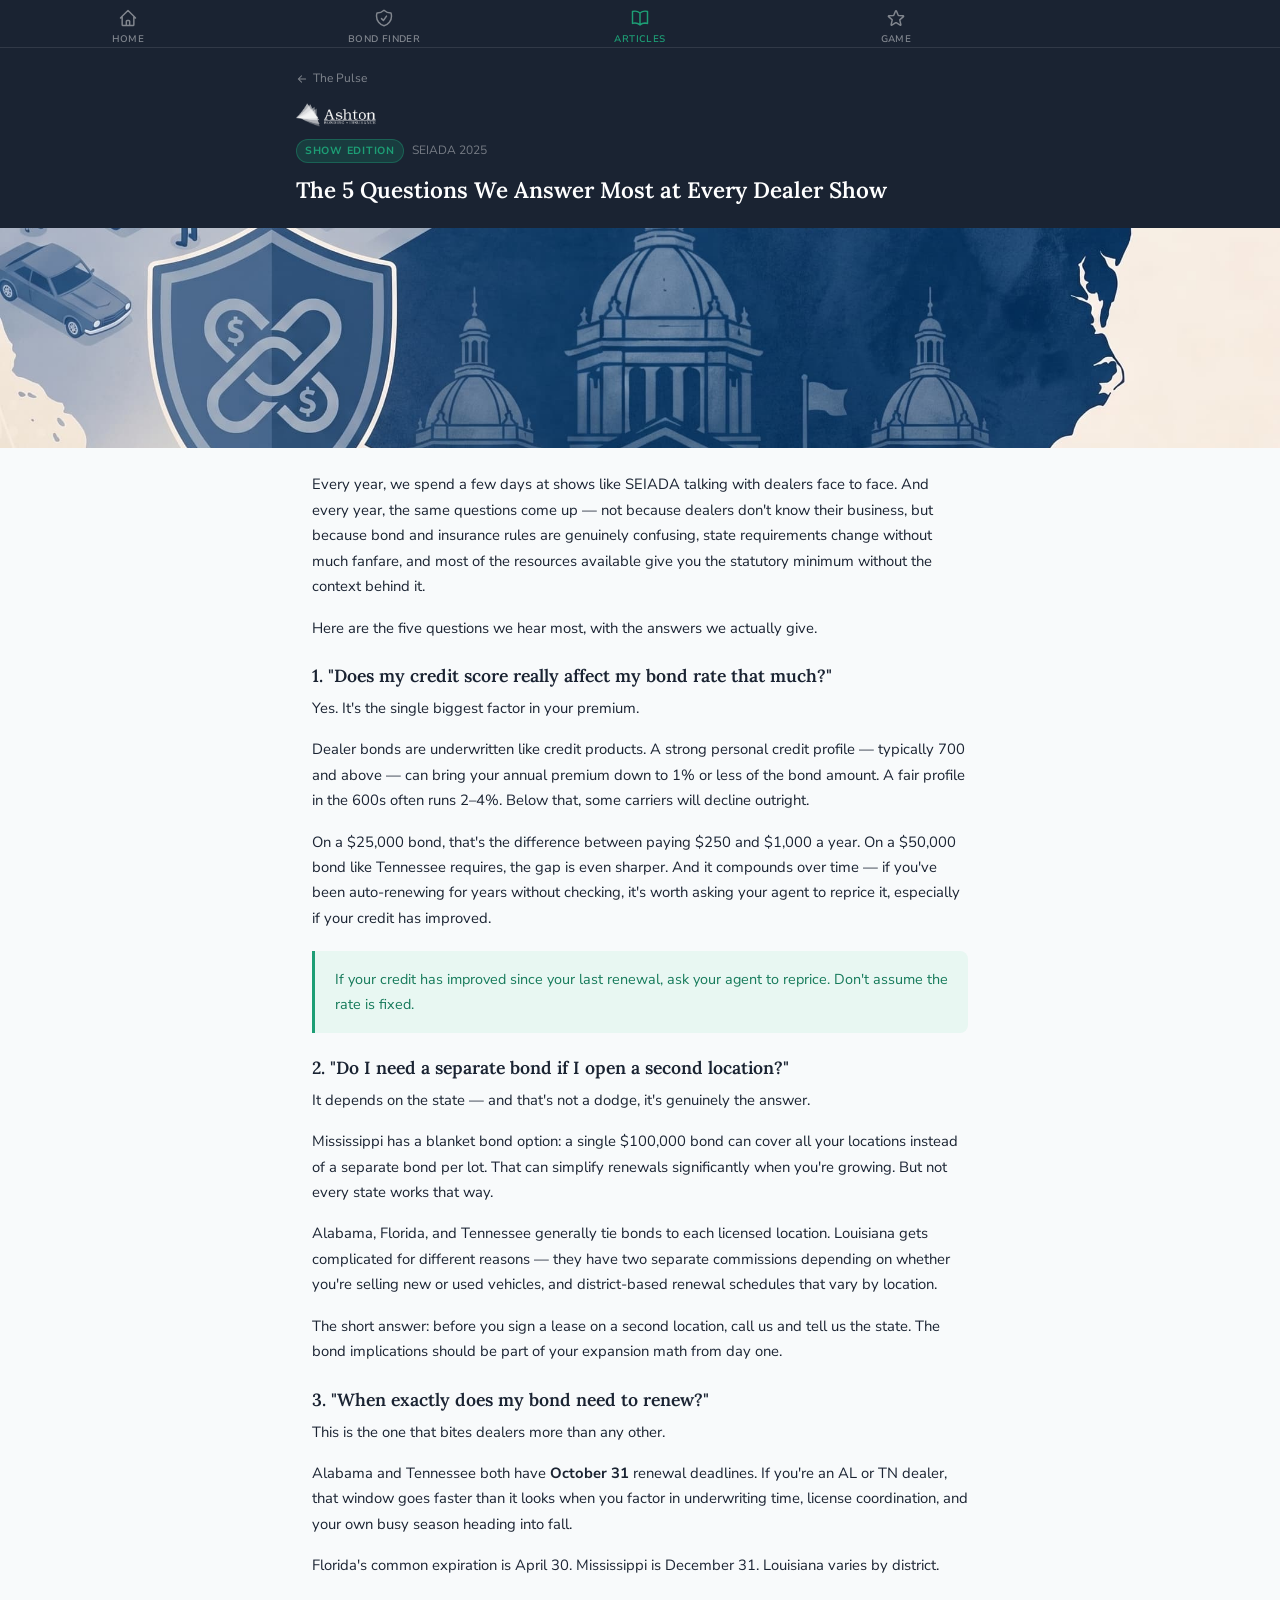
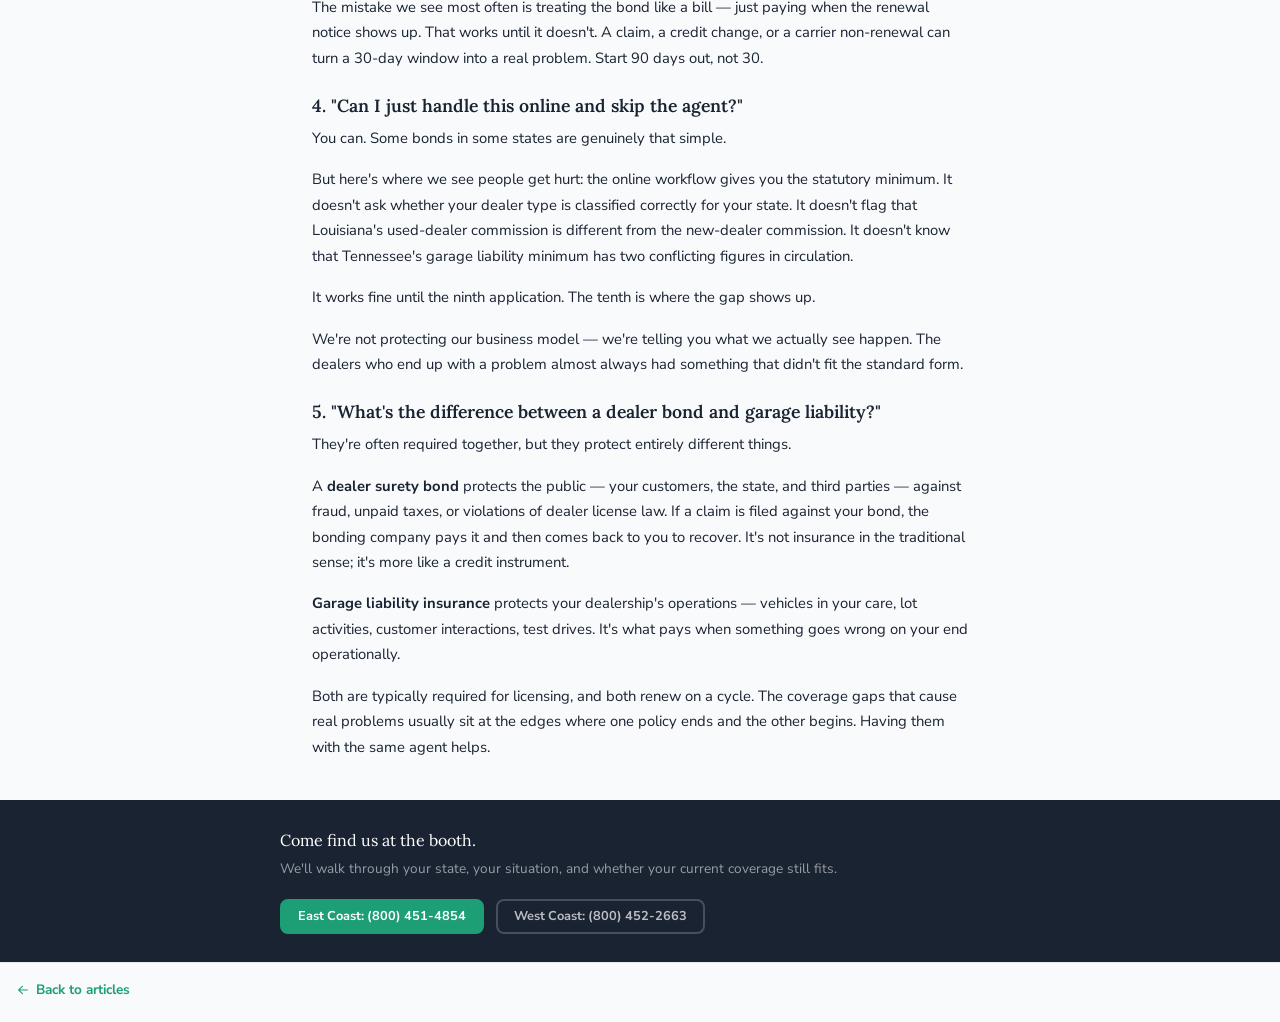
<file: article-show-2025.html>
<!DOCTYPE html>
<html lang="en">
<head>
  <meta charset="UTF-8">
  <meta name="viewport" content="width=device-width, initial-scale=1.0, viewport-fit=cover">
  <title>5 Questions We Answer at Every Show — Ashton Agency Pulse</title>
  <meta name="description" content="Credit scores, second locations, renewal deadlines — the questions that come up at every dealer show, with the answers we actually give.">
  <meta name="theme-color" content="#1a2332">
  <link rel="manifest" href="manifest.json">
  <link rel="preconnect" href="https://fonts.googleapis.com">
  <link rel="preconnect" href="https://fonts.gstatic.com" crossorigin>
  <link href="https://fonts.googleapis.com/css2?family=JetBrains+Mono&family=Lora:wght@400;600&family=Nunito+Sans:opsz,wght@6..12,400;6..12,600;6..12,700&display=swap" rel="stylesheet">
  <link rel="stylesheet" href="css/tokens.css">
  <link rel="stylesheet" href="css/main.css">
</head>
<body>

<nav class="bottom-nav">
  <a href="/" class="nav-tab">
    <svg xmlns="http://www.w3.org/2000/svg" fill="none" viewBox="0 0 24 24" stroke-width="1.75" stroke="currentColor">
      <path stroke-linecap="round" stroke-linejoin="round" d="M3 12l2-2m0 0l7-7 7 7M5 10v10a1 1 0 001 1h3m10-11l2 2m-2-2v10a1 1 0 01-1 1h-3m-6 0a1 1 0 001-1v-4a1 1 0 011-1h2a1 1 0 011 1v4a1 1 0 001 1m-6 0h6"/>
    </svg>
    Home
  </a>
  <a href="/reference" class="nav-tab">
    <svg xmlns="http://www.w3.org/2000/svg" fill="none" viewBox="0 0 24 24" stroke-width="1.75" stroke="currentColor">
      <path stroke-linecap="round" stroke-linejoin="round" d="M9 12.75L11.25 15 15 9.75m-3-7.036A11.959 11.959 0 013.598 6 11.99 11.99 0 003 9.749c0 5.592 3.824 10.29 9 11.623 5.176-1.332 9-6.03 9-11.622 0-1.31-.21-2.571-.598-3.751h-.152c-3.196 0-6.1-1.248-8.25-3.285z"/>
    </svg>
    Bond Finder
  </a>
  <a href="/articles" class="nav-tab active">
    <svg xmlns="http://www.w3.org/2000/svg" fill="none" viewBox="0 0 24 24" stroke-width="1.75" stroke="currentColor">
      <path stroke-linecap="round" stroke-linejoin="round" d="M12 6.042A8.967 8.967 0 006 3.75c-1.052 0-2.062.18-3 .512v14.25A8.987 8.987 0 016 18c2.305 0 4.408.867 6 2.292m0-14.25a8.966 8.966 0 016-2.292c1.052 0 2.062.18 3 .512v14.25A8.987 8.987 0 0118 18a8.967 8.967 0 00-6 2.292m0-14.25v14.25"/>
    </svg>
    Articles
  </a>
  <a href="/game" class="nav-tab">
    <svg xmlns="http://www.w3.org/2000/svg" fill="none" viewBox="0 0 24 24" stroke-width="1.75" stroke="currentColor">
      <path stroke-linecap="round" stroke-linejoin="round" d="M11.48 3.499a.562.562 0 011.04 0l2.125 5.111a.563.563 0 00.475.345l5.518.442c.499.04.701.663.321.988l-4.204 3.602a.563.563 0 00-.182.557l1.285 5.385a.562.562 0 01-.84.61l-4.725-2.885a.563.563 0 00-.586 0L6.982 20.54a.562.562 0 01-.84-.61l1.285-5.386a.562.562 0 00-.182-.557l-4.204-3.602a.563.563 0 01.321-.988l5.518-.442a.563.563 0 00.475-.345L11.48 3.5z"/>
    </svg>
    Game
  </a>
</nav>

<div class="page-wrapper">

  <div class="page-brand-header article-header">
    <div class="container">
      <a href="/articles" class="article-breadcrumb">
        <svg xmlns="http://www.w3.org/2000/svg" viewBox="0 0 20 20" fill="currentColor"><path fill-rule="evenodd" d="M17 10a.75.75 0 01-.75.75H5.612l4.158 3.96a.75.75 0 11-1.04 1.08l-5.5-5.25a.75.75 0 010-1.08l5.5-5.25a.75.75 0 111.04 1.08L5.612 9.25H16.25A.75.75 0 0117 10z" clip-rule="evenodd"/></svg>
        The Pulse
      </a>
      <div style="margin-bottom:12px;">
        <img src="assets/ashton-logo-white.png" alt="Ashton Agency" style="height:24px;width:auto;display:block;">
      </div>
      <div style="display:flex;align-items:center;gap:8px;margin-bottom:12px;">
        <span class="tag" style="background:rgba(29,158,117,0.2);border-color:rgba(29,158,117,0.4);color:var(--color-primary);">Show Edition</span>
        <span style="font-size:0.75rem;color:rgba(255,255,255,0.4);">SEIADA 2025</span>
      </div>
      <h1 style="font-family:var(--font-serif);font-size:1.4rem;font-weight:600;color:#fff;line-height:1.3;max-width:600px;margin:0;">
        The 5 Questions We Answer Most at Every Dealer Show
      </h1>
    </div>
  </div>

  <img src="assets/ashton-5-questions.jpg" alt="" class="article-hero-img">

  <div class="container">
    <div class="article-body">

      <p>Every year, we spend a few days at shows like SEIADA talking with dealers face to face. And every year, the same questions come up — not because dealers don't know their business, but because bond and insurance rules are genuinely confusing, state requirements change without much fanfare, and most of the resources available give you the statutory minimum without the context behind it.</p>

      <p>Here are the five questions we hear most, with the answers we actually give.</p>

      <h2>1. "Does my credit score really affect my bond rate that much?"</h2>

      <p>Yes. It's the single biggest factor in your premium.</p>

      <p>Dealer bonds are underwritten like credit products. A strong personal credit profile — typically 700 and above — can bring your annual premium down to 1% or less of the bond amount. A fair profile in the 600s often runs 2–4%. Below that, some carriers will decline outright.</p>

      <p>On a $25,000 bond, that's the difference between paying $250 and $1,000 a year. On a $50,000 bond like Tennessee requires, the gap is even sharper. And it compounds over time — if you've been auto-renewing for years without checking, it's worth asking your agent to reprice it, especially if your credit has improved.</p>

      <div class="article-callout">
        <p>If your credit has improved since your last renewal, ask your agent to reprice. Don't assume the rate is fixed.</p>
      </div>

      <h2>2. "Do I need a separate bond if I open a second location?"</h2>

      <p>It depends on the state — and that's not a dodge, it's genuinely the answer.</p>

      <p>Mississippi has a blanket bond option: a single $100,000 bond can cover all your locations instead of a separate bond per lot. That can simplify renewals significantly when you're growing. But not every state works that way.</p>

      <p>Alabama, Florida, and Tennessee generally tie bonds to each licensed location. Louisiana gets complicated for different reasons — they have two separate commissions depending on whether you're selling new or used vehicles, and district-based renewal schedules that vary by location.</p>

      <p>The short answer: before you sign a lease on a second location, call us and tell us the state. The bond implications should be part of your expansion math from day one.</p>

      <h2>3. "When exactly does my bond need to renew?"</h2>

      <p>This is the one that bites dealers more than any other.</p>

      <p>Alabama and Tennessee both have <strong>October 31</strong> renewal deadlines. If you're an AL or TN dealer, that window goes faster than it looks when you factor in underwriting time, license coordination, and your own busy season heading into fall.</p>

      <p>Florida's common expiration is April 30. Mississippi is December 31. Louisiana varies by district.</p>

      <p>The mistake we see most often is treating the bond like a bill — just paying when the renewal notice shows up. That works until it doesn't. A claim, a credit change, or a carrier non-renewal can turn a 30-day window into a real problem. Start 90 days out, not 30.</p>

      <h2>4. "Can I just handle this online and skip the agent?"</h2>

      <p>You can. Some bonds in some states are genuinely that simple.</p>

      <p>But here's where we see people get hurt: the online workflow gives you the statutory minimum. It doesn't ask whether your dealer type is classified correctly for your state. It doesn't flag that Louisiana's used-dealer commission is different from the new-dealer commission. It doesn't know that Tennessee's garage liability minimum has two conflicting figures in circulation.</p>

      <p>It works fine until the ninth application. The tenth is where the gap shows up.</p>

      <p>We're not protecting our business model — we're telling you what we actually see happen. The dealers who end up with a problem almost always had something that didn't fit the standard form.</p>

      <h2>5. "What's the difference between a dealer bond and garage liability?"</h2>

      <p>They're often required together, but they protect entirely different things.</p>

      <p>A <strong>dealer surety bond</strong> protects the public — your customers, the state, and third parties — against fraud, unpaid taxes, or violations of dealer license law. If a claim is filed against your bond, the bonding company pays it and then comes back to you to recover. It's not insurance in the traditional sense; it's more like a credit instrument.</p>

      <p><strong>Garage liability insurance</strong> protects your dealership's operations — vehicles in your care, lot activities, customer interactions, test drives. It's what pays when something goes wrong on your end operationally.</p>

      <p>Both are typically required for licensing, and both renew on a cycle. The coverage gaps that cause real problems usually sit at the edges where one policy ends and the other begins. Having them with the same agent helps.</p>

    </div>
  </div>

  <div style="background:var(--color-dark);padding:28px 16px;">
    <div style="max-width:var(--max-width);margin:0 auto;">
      <p style="font-family:var(--font-serif);font-size:1rem;color:#fff;margin-bottom:4px;">Come find us at the booth.</p>
      <p style="font-size:0.85rem;color:rgba(255,255,255,0.55);margin-bottom:20px;">We'll walk through your state, your situation, and whether your current coverage still fits.</p>
      <div style="display:flex;gap:12px;flex-wrap:wrap;">
        <a href="tel:18004514854" class="btn btn-primary btn-sm">East Coast: (800) 451-4854</a>
        <a href="tel:18004522663" class="btn btn-ghost btn-sm" style="color:rgba(255,255,255,0.7);border-color:rgba(255,255,255,0.2);">West Coast: (800) 452-2663</a>
      </div>
    </div>
  </div>

  <div style="padding:16px;background:var(--color-surface-alt);border-top:1px solid var(--color-border);">
    <a href="/articles" style="font-size:0.85rem;color:var(--color-primary);font-weight:700;display:inline-flex;align-items:center;gap:6px;">
      <svg xmlns="http://www.w3.org/2000/svg" viewBox="0 0 20 20" fill="currentColor" style="width:14px;height:14px;">
        <path fill-rule="evenodd" d="M17 10a.75.75 0 01-.75.75H5.612l4.158 3.96a.75.75 0 11-1.04 1.08l-5.5-5.25a.75.75 0 010-1.08l5.5-5.25a.75.75 0 111.04 1.08L5.612 9.25H16.25A.75.75 0 0117 10z" clip-rule="evenodd"/>
      </svg>
      Back to articles
    </a>
  </div>

</div>

<div class="install-banner" id="install-banner">
  <div class="install-banner-text">
    <div class="install-banner-title">Add to your home screen</div>
    <div class="install-banner-sub">Keep The Pulse accessible after the show</div>
  </div>
  <button class="btn btn-primary btn-sm" id="install-btn">Install</button>
  <button class="install-banner-close" id="install-dismiss" aria-label="Dismiss">×</button>
</div>

<script src="js/app.js"></script>
</body>
</html>
</file>
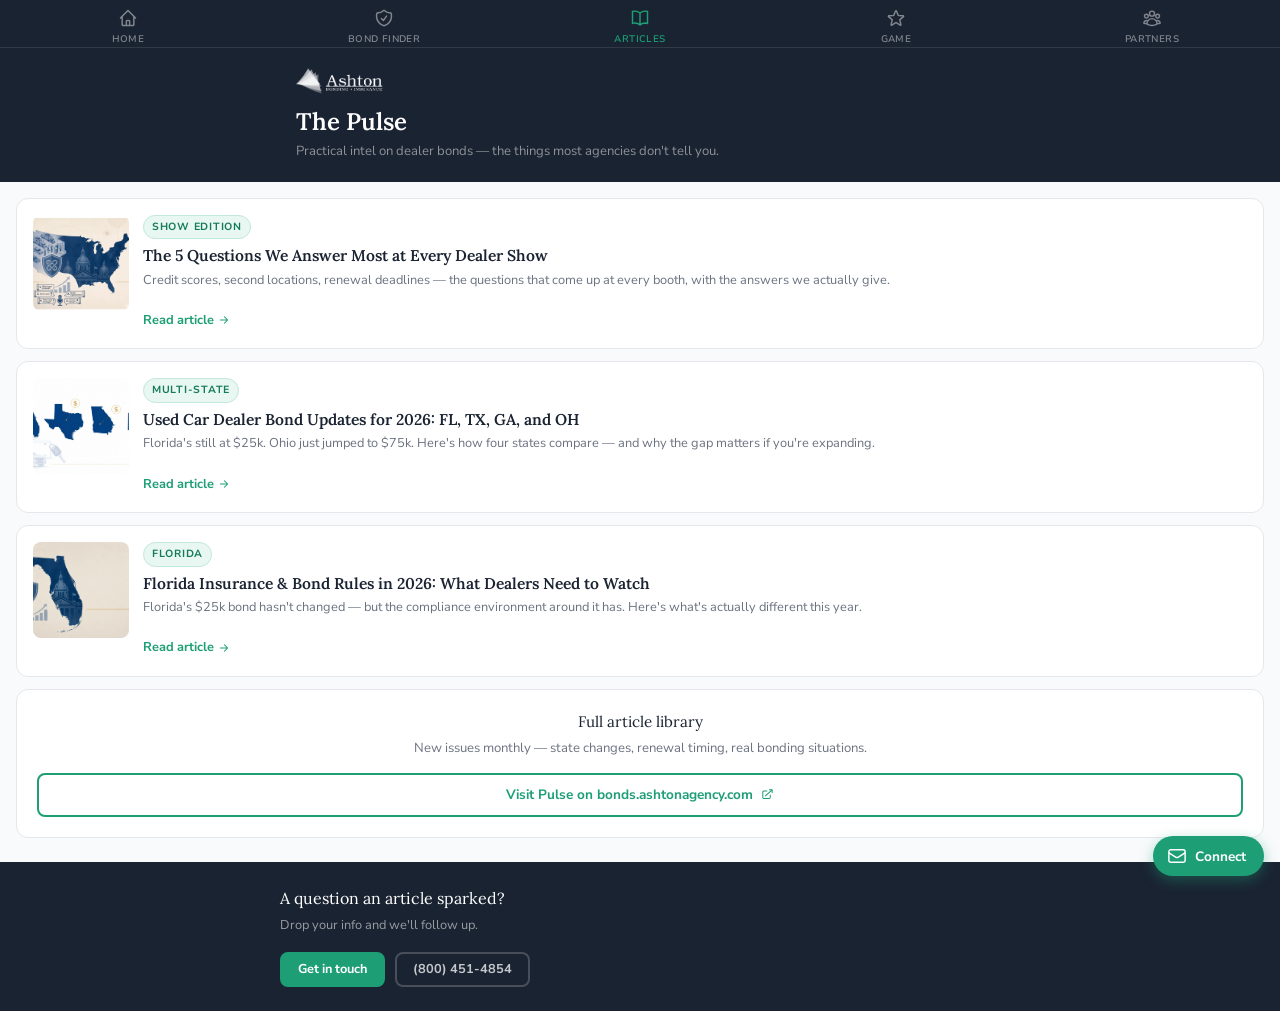
<file: articles.html>
<!DOCTYPE html>
<html lang="en">
<head>
  <meta charset="UTF-8">
  <meta name="viewport" content="width=device-width, initial-scale=1.0, viewport-fit=cover">
  <title>The Pulse — Ashton Agency</title>
  <meta name="description" content="Practical intel on dealer bonds and insurance — the things most agencies don't think to tell you.">
  <meta name="theme-color" content="#1a2332">
  <link rel="manifest" href="manifest.json">
  <link rel="apple-touch-icon" href="https://bonds.ashtonagency.com/wp-content/uploads/2025/05/Ashton-Favicon.png">
  <link rel="preconnect" href="https://fonts.googleapis.com">
  <link rel="preconnect" href="https://fonts.gstatic.com" crossorigin>
  <link href="https://fonts.googleapis.com/css2?family=JetBrains+Mono&family=Lora:wght@400;600&family=Nunito+Sans:opsz,wght@6..12,400;6..12,600;6..12,700&display=swap" rel="stylesheet">
  <link rel="stylesheet" href="css/tokens.css">
  <link rel="stylesheet" href="css/main.css">
</head>
<body>

<nav class="bottom-nav">
  <a href="/" class="nav-tab">
    <svg xmlns="http://www.w3.org/2000/svg" fill="none" viewBox="0 0 24 24" stroke-width="1.75" stroke="currentColor">
      <path stroke-linecap="round" stroke-linejoin="round" d="M3 12l2-2m0 0l7-7 7 7M5 10v10a1 1 0 001 1h3m10-11l2 2m-2-2v10a1 1 0 01-1 1h-3m-6 0a1 1 0 001-1v-4a1 1 0 011-1h2a1 1 0 011 1v4a1 1 0 001 1m-6 0h6"/>
    </svg>
    Home
  </a>
  <a href="/reference" class="nav-tab">
    <svg xmlns="http://www.w3.org/2000/svg" fill="none" viewBox="0 0 24 24" stroke-width="1.75" stroke="currentColor">
      <path stroke-linecap="round" stroke-linejoin="round" d="M9 12.75L11.25 15 15 9.75m-3-7.036A11.959 11.959 0 013.598 6 11.99 11.99 0 003 9.749c0 5.592 3.824 10.29 9 11.623 5.176-1.332 9-6.03 9-11.622 0-1.31-.21-2.571-.598-3.751h-.152c-3.196 0-6.1-1.248-8.25-3.285z"/>
    </svg>
    Bond Finder
  </a>
  <a href="/articles" class="nav-tab active">
    <svg xmlns="http://www.w3.org/2000/svg" fill="none" viewBox="0 0 24 24" stroke-width="1.75" stroke="currentColor">
      <path stroke-linecap="round" stroke-linejoin="round" d="M12 6.042A8.967 8.967 0 006 3.75c-1.052 0-2.062.18-3 .512v14.25A8.987 8.987 0 016 18c2.305 0 4.408.867 6 2.292m0-14.25a8.966 8.966 0 016-2.292c1.052 0 2.062.18 3 .512v14.25A8.987 8.987 0 0118 18a8.967 8.967 0 00-6 2.292m0-14.25v14.25"/>
    </svg>
    Articles
  </a>
  <a href="/game" class="nav-tab">
    <svg xmlns="http://www.w3.org/2000/svg" fill="none" viewBox="0 0 24 24" stroke-width="1.75" stroke="currentColor">
      <path stroke-linecap="round" stroke-linejoin="round" d="M11.48 3.499a.562.562 0 011.04 0l2.125 5.111a.563.563 0 00.475.345l5.518.442c.499.04.701.663.321.988l-4.204 3.602a.563.563 0 00-.182.557l1.285 5.385a.562.562 0 01-.84.61l-4.725-2.885a.563.563 0 00-.586 0L6.982 20.54a.562.562 0 01-.84-.61l1.285-5.386a.562.562 0 00-.182-.557l-4.204-3.602a.563.563 0 01.321-.988l5.518-.442a.563.563 0 00.475-.345L11.48 3.5z"/>
    </svg>
    Game
  </a>
  <a href="/partners" class="nav-tab">
    <svg xmlns="http://www.w3.org/2000/svg" fill="none" viewBox="0 0 24 24" stroke-width="1.75" stroke="currentColor">
      <path stroke-linecap="round" stroke-linejoin="round" d="M18 18.72a9.094 9.094 0 003.741-.479 3 3 0 00-4.682-2.72m.94 3.198l.001.031c0 .225-.012.447-.037.666A11.944 11.944 0 0112 21c-2.17 0-4.207-.576-5.963-1.584A6.062 6.062 0 016 18.719m12 0a5.971 5.971 0 00-.941-3.197m0 0A5.995 5.995 0 0012 12.75a5.995 5.995 0 00-5.058 2.772m0 0a3 3 0 00-4.681 2.72 8.986 8.986 0 003.74.477m.94-3.197a5.971 5.971 0 00-.94 3.197M15 6.75a3 3 0 11-6 0 3 3 0 016 0zm6 3a2.25 2.25 0 11-4.5 0 2.25 2.25 0 014.5 0zm-13.5 0a2.25 2.25 0 11-4.5 0 2.25 2.25 0 014.5 0z"/>
    </svg>
    Partners
  </a>
</nav>

<div class="page-wrapper">

  <!-- Hub header -->
  <div class="pulse-header">
    <div class="container">
      <div class="pulse-header-logo">
        <img src="assets/ashton-logo-white.png" alt="Ashton Agency">
      </div>
      <div class="pulse-header-title">The Pulse</div>
      <div class="pulse-header-sub">Practical intel on dealer bonds — the things most agencies don't tell you.</div>
    </div>
  </div>

  <!-- Article tiles -->
  <div style="padding:16px 16px 12px;display:flex;flex-direction:column;gap:12px;">

    <a href="/article-show-2025" class="article-hub-card">
      <img src="assets/ashton-5-questions.jpg" alt="" class="article-hub-thumb">
      <div class="article-hub-body">
        <div class="article-hub-meta">
          <span class="tag tag-primary">Show Edition</span>
        </div>
        <div class="article-hub-title">The 5 Questions We Answer Most at Every Dealer Show</div>
        <div class="article-hub-excerpt">Credit scores, second locations, renewal deadlines — the questions that come up at every booth, with the answers we actually give.</div>
        <div class="article-read-more">
          Read article
          <svg xmlns="http://www.w3.org/2000/svg" viewBox="0 0 20 20" fill="currentColor" style="width:12px;height:12px;"><path fill-rule="evenodd" d="M3 10a.75.75 0 01.75-.75h10.638L10.23 5.29a.75.75 0 111.04-1.08l5.5 5.25a.75.75 0 010 1.08l-5.5 5.25a.75.75 0 11-1.04-1.08l4.158-3.96H3.75A.75.75 0 013 10z" clip-rule="evenodd"/></svg>
        </div>
      </div>
    </a>

    <a href="/article-bond-comparison-2026" class="article-hub-card">
      <img src="assets/used-car-dealer-bond-updates-2026-fl-tx-ga-oh-hero.webp" alt="" class="article-hub-thumb">
      <div class="article-hub-body">
        <div class="article-hub-meta">
          <span class="tag tag-primary">Multi-State</span>
        </div>
        <div class="article-hub-title">Used Car Dealer Bond Updates for 2026: FL, TX, GA, and OH</div>
        <div class="article-hub-excerpt">Florida's still at $25k. Ohio just jumped to $75k. Here's how four states compare — and why the gap matters if you're expanding.</div>
        <div class="article-read-more">
          Read article
          <svg xmlns="http://www.w3.org/2000/svg" viewBox="0 0 20 20" fill="currentColor" style="width:12px;height:12px;"><path fill-rule="evenodd" d="M3 10a.75.75 0 01.75-.75h10.638L10.23 5.29a.75.75 0 111.04-1.08l5.5 5.25a.75.75 0 010 1.08l-5.5 5.25a.75.75 0 11-1.04-1.08l4.158-3.96H3.75A.75.75 0 013 10z" clip-rule="evenodd"/></svg>
        </div>
      </div>
    </a>

    <a href="/article-florida-2026" class="article-hub-card">
      <img src="assets/florida-insurance-bond-rules-2026-hero.webp" alt="" class="article-hub-thumb">
      <div class="article-hub-body">
        <div class="article-hub-meta">
          <span class="tag tag-primary">Florida</span>
        </div>
        <div class="article-hub-title">Florida Insurance &amp; Bond Rules in 2026: What Dealers Need to Watch</div>
        <div class="article-hub-excerpt">Florida's $25k bond hasn't changed — but the compliance environment around it has. Here's what's actually different this year.</div>
        <div class="article-read-more">
          Read article
          <svg xmlns="http://www.w3.org/2000/svg" viewBox="0 0 20 20" fill="currentColor" style="width:12px;height:12px;"><path fill-rule="evenodd" d="M3 10a.75.75 0 01.75-.75h10.638L10.23 5.29a.75.75 0 111.04-1.08l5.5 5.25a.75.75 0 010 1.08l-5.5 5.25a.75.75 0 11-1.04-1.08l4.158-3.96H3.75A.75.75 0 013 10z" clip-rule="evenodd"/></svg>
        </div>
      </div>
    </a>

  </div>

  <!-- More articles -->
  <div style="padding:0 16px 24px;">
    <div style="background:var(--color-surface);border:1px solid var(--color-border);border-radius:var(--radius-md);padding:var(--space-20);text-align:center;">
      <div style="font-family:var(--font-serif);font-size:0.95rem;margin-bottom:4px;">Full article library</div>
      <p style="font-size:0.82rem;color:var(--color-text-muted);margin-bottom:14px;">New issues monthly — state changes, renewal timing, real bonding situations.</p>
      <a href="https://bonds.ashtonagency.com/category/pulse-newsletter/" target="_blank" rel="noopener" class="btn btn-outline btn-full" style="font-size:0.85rem;">
        Visit Pulse on bonds.ashtonagency.com
        <svg xmlns="http://www.w3.org/2000/svg" viewBox="0 0 20 20" fill="currentColor" style="width:13px;height:13px;flex-shrink:0;">
          <path fill-rule="evenodd" d="M4.25 5.5a.75.75 0 00-.75.75v8.5c0 .414.336.75.75.75h8.5a.75.75 0 00.75-.75v-4a.75.75 0 011.5 0v4A2.25 2.25 0 0112.75 17h-8.5A2.25 2.25 0 012 14.75v-8.5A2.25 2.25 0 014.25 4h5a.75.75 0 010 1.5h-5z" clip-rule="evenodd"/>
          <path fill-rule="evenodd" d="M6.194 12.753a.75.75 0 001.06.053L16.5 4.44v2.81a.75.75 0 001.5 0v-4.5a.75.75 0 00-.75-.75h-4.5a.75.75 0 000 1.5h2.553l-9.056 8.194a.75.75 0 00-.053 1.06z" clip-rule="evenodd"/>
        </svg>
      </a>
    </div>
  </div>

  <!-- CTA -->
  <div style="background:var(--color-dark);padding:24px 16px;">
    <div style="max-width:var(--max-width);margin:0 auto;">
      <p style="font-family:var(--font-serif);font-size:1rem;color:#fff;margin-bottom:4px;">A question an article sparked?</p>
      <p style="font-size:0.8rem;color:rgba(255,255,255,0.55);margin-bottom:16px;">Drop your info and we'll follow up.</p>
      <div style="display:flex;gap:10px;flex-wrap:wrap;">
        <button class="btn btn-primary btn-sm" data-open-contact-modal>Get in touch</button>
        <a href="tel:18004514854" class="btn btn-ghost btn-sm" style="color:rgba(255,255,255,0.75);border-color:rgba(255,255,255,0.2);">(800) 451-4854</a>
      </div>
    </div>
  </div>

</div>

<div class="install-banner" id="install-banner">
  <div class="install-banner-text">
    <div class="install-banner-title">Add to your home screen</div>
    <div class="install-banner-sub">Keep The Pulse accessible after the show</div>
  </div>
  <button class="btn btn-primary btn-sm" id="install-btn">Install</button>
  <button class="install-banner-close" id="install-dismiss" aria-label="Dismiss">×</button>
</div>

<script src="js/app.js"></script>

<!-- Contact modal -->
<div id="contact-modal" class="contact-modal-overlay" role="dialog" aria-modal="true" aria-label="Connect with Ashton" hidden>
  <div class="contact-modal-sheet">
    <div class="contact-modal-header">
      <span class="contact-modal-title">Connect with Ashton</span>
      <button class="contact-modal-close" id="contact-modal-close" aria-label="Close">
        <svg xmlns="http://www.w3.org/2000/svg" fill="none" viewBox="0 0 24 24" stroke-width="2" stroke="currentColor" width="20" height="20"><path stroke-linecap="round" stroke-linejoin="round" d="M6 18L18 6M6 6l12 12"/></svg>
      </button>
    </div>
    <div class="contact-modal-body"></div>
  </div>
</div>

<!-- Floating connect button -->
<button class="contact-fab" id="contact-fab-btn" aria-label="Connect with Ashton">
  <svg xmlns="http://www.w3.org/2000/svg" fill="none" viewBox="0 0 24 24" stroke-width="1.75" stroke="currentColor" width="20" height="20"><path stroke-linecap="round" stroke-linejoin="round" d="M21.75 6.75v10.5a2.25 2.25 0 01-2.25 2.25h-15a2.25 2.25 0 01-2.25-2.25V6.75m19.5 0A2.25 2.25 0 0019.5 4.5h-15a2.25 2.25 0 00-2.25 2.25m19.5 0v.243a2.25 2.25 0 01-1.07 1.916l-7.5 4.615a2.25 2.25 0 01-2.36 0L3.32 8.91a2.25 2.25 0 01-1.07-1.916V6.75"/></svg>
  <span>Connect</span>
</button>
<script src="js/contact-modal.js"></script>
</body>
</html>
</file>
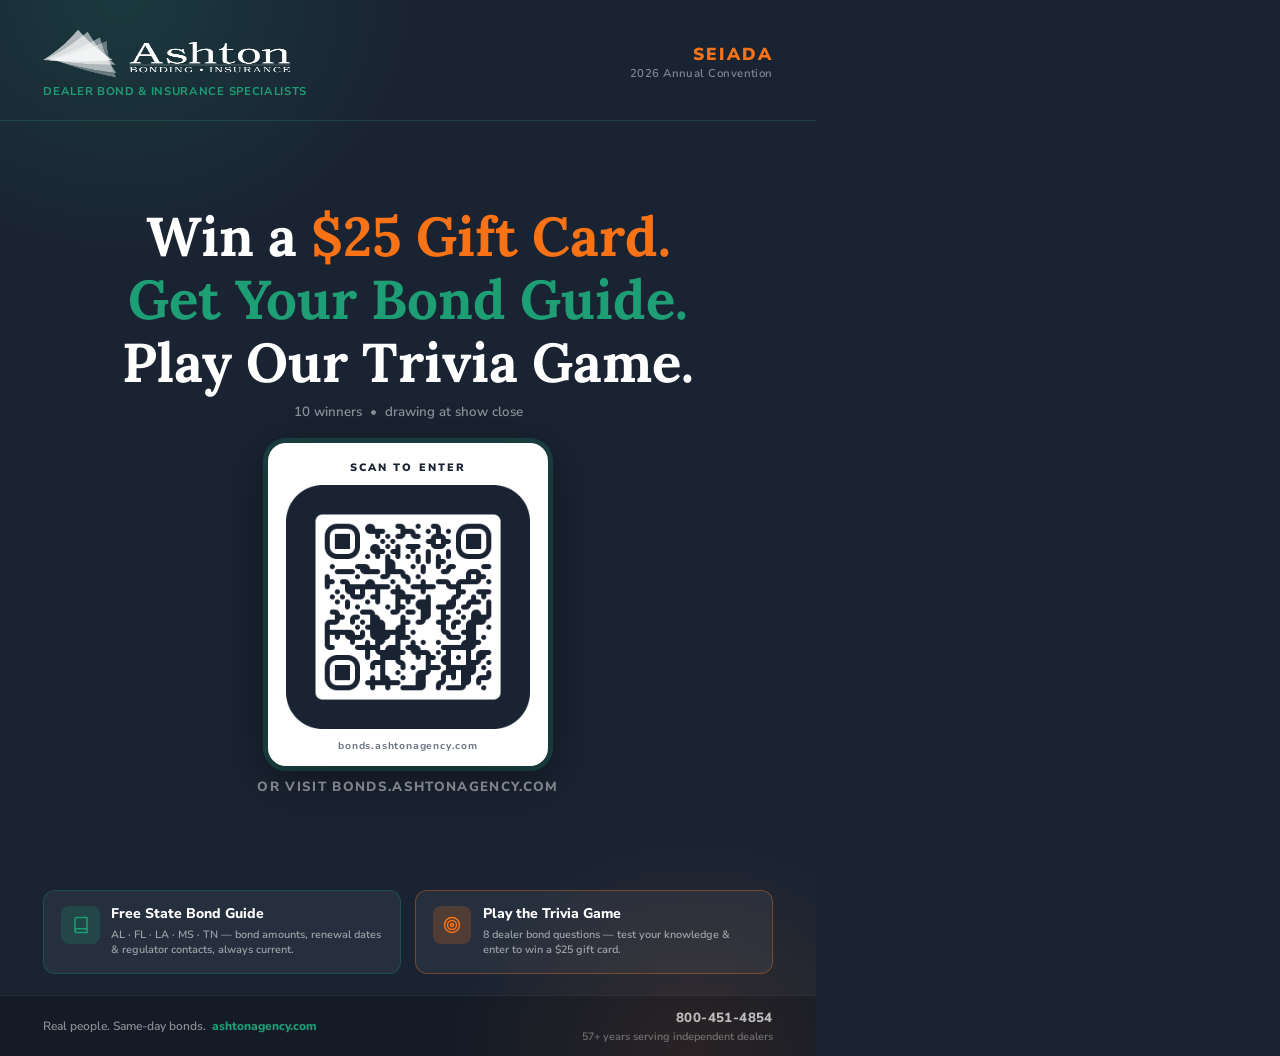
<file: flyer.html>
<!DOCTYPE html>
<html lang="en">
<head>
<meta charset="UTF-8">
<title>Ashton Agency — SEIADA 2026 Show Flyer</title>
<link rel="preconnect" href="https://fonts.googleapis.com">
<link rel="preconnect" href="https://fonts.gstatic.com" crossorigin>
<link href="https://fonts.googleapis.com/css2?family=Lora:wght@600;700&family=Nunito+Sans:wght@400;600;700;800;900&display=swap" rel="stylesheet">
<style>
  @page {
    size: 8.5in 11in;
    margin: 0;
  }

  *, *::before, *::after {
    box-sizing: border-box;
    margin: 0;
    padding: 0;
  }

  html, body {
    width: 8.5in;
    height: 11in;
    overflow: hidden;
    -webkit-print-color-adjust: exact;
    print-color-adjust: exact;
    color-adjust: exact;
  }

  body {
    font-family: 'Nunito Sans', -apple-system, BlinkMacSystemFont, sans-serif;
    background: #1a2332;
    color: #ffffff;
  }

  /* ── PAGE SHELL ── */
  .flyer {
    width: 8.5in;
    height: 11in;
    display: grid;
    grid-template-rows: auto 1fr auto auto;
    position: relative;
    overflow: hidden;
  }

  /* Ambient glow — subtle, print-safe */
  .flyer::before {
    content: '';
    position: absolute;
    inset: 0;
    background:
      radial-gradient(ellipse 60% 40% at 15% 0%, rgba(29,158,117,0.18) 0%, transparent 60%),
      radial-gradient(ellipse 50% 35% at 85% 100%, rgba(249,115,22,0.12) 0%, transparent 60%);
    pointer-events: none;
    z-index: 0;
  }

  .flyer > * { position: relative; z-index: 1; }

  /* ── HEADER ── */
  .header {
    padding: 0.3in 0.45in 0.22in;
    display: flex;
    align-items: center;
    justify-content: space-between;
    border-bottom: 1.5px solid rgba(29,158,117,0.25);
  }

  .logo-wrap {
    display: flex;
    flex-direction: column;
    gap: 5px;
  }

  .logo-wrap img {
    height: 0.52in;
    width: auto;
    display: block;
  }

  .logo-tagline {
    font-size: 8.5pt;
    font-weight: 700;
    letter-spacing: 0.06em;
    text-transform: uppercase;
    color: #1D9E75;
  }

  .show-badge {
    text-align: right;
    display: flex;
    flex-direction: column;
    gap: 3px;
  }

  .show-badge-name {
    font-size: 13pt;
    font-weight: 900;
    letter-spacing: 0.12em;
    text-transform: uppercase;
    color: #f97316;
    line-height: 1;
  }

  .show-badge-sub {
    font-size: 8.5pt;
    font-weight: 600;
    color: rgba(255,255,255,0.45);
    letter-spacing: 0.04em;
  }

  /* ── HERO ── */
  .hero {
    display: flex;
    flex-direction: column;
    align-items: center;
    justify-content: center;
    padding: 0.25in 0.5in 0.2in;
    text-align: center;
    gap: 0;
  }

  .headline {
    font-family: 'Lora', Georgia, serif;
    font-size: 41pt;
    font-weight: 700;
    line-height: 1.15;
    color: #ffffff;
    margin-bottom: 0.1in;
  }

  .headline .line-teal { color: #1D9E75; }
  .headline .accent    { color: #f97316; }

  .subhead {
    font-size: 10pt;
    font-weight: 600;
    color: rgba(255,255,255,0.5);
    margin-bottom: 0.22in;
    line-height: 1.4;
  }

  /* ── QR BLOCK ── */
  .qr-wrap {
    display: flex;
    flex-direction: column;
    align-items: center;
    gap: 0.12in;
    margin-bottom: 0.15in;
  }

  .qr-card {
    background: #ffffff;
    border-radius: 18px;
    padding: 0.18in 0.18in 0.14in;
    display: flex;
    flex-direction: column;
    align-items: center;
    gap: 0.1in;
    box-shadow:
      0 0 0 5px rgba(29,158,117,0.22),
      0 12px 48px rgba(0,0,0,0.45);
  }

  .qr-card-label {
    font-size: 8pt;
    font-weight: 900;
    letter-spacing: 0.2em;
    text-transform: uppercase;
    color: #1a2332;
  }

  .qr-card img {
    width: 2.55in;
    height: 2.55in;
    display: block;
  }

  /* Shown only when the image fails to load */
  .qr-fallback {
    width: 2.55in;
    height: 2.55in;
    background: #f1f5f9;
    border: 2.5px dashed #cbd5e1;
    border-radius: 10px;
    display: none;
    flex-direction: column;
    align-items: center;
    justify-content: center;
    gap: 10px;
    color: #94a3b8;
    font-size: 8.5pt;
    font-family: 'Nunito Sans', sans-serif;
    text-align: center;
    padding: 0.15in;
    line-height: 1.5;
  }

  .qr-fallback svg {
    width: 44px;
    height: 44px;
    opacity: 0.35;
  }

  .qr-card-url {
    font-size: 7.5pt;
    font-weight: 700;
    letter-spacing: 0.08em;
    color: #6b7280;
    text-transform: lowercase;
  }

  .scan-cta {
    font-size: 10pt;
    font-weight: 800;
    letter-spacing: 0.1em;
    text-transform: uppercase;
    color: rgba(255,255,255,0.45);
  }

  /* ── FEATURE STRIP ── */
  .features {
    display: grid;
    grid-template-columns: 1fr 1fr;
    gap: 0.14in;
    padding: 0 0.45in 0.22in;
  }

  .feature {
    background: rgba(255,255,255,0.055);
    border: 1.5px solid rgba(29,158,117,0.28);
    border-radius: 12px;
    padding: 0.16in 0.18in;
    display: flex;
    align-items: flex-start;
    gap: 0.12in;
  }

  .feature.right {
    border-color: rgba(249,115,22,0.35);
  }

  .feature-icon {
    width: 0.4in;
    height: 0.4in;
    border-radius: 8px;
    display: flex;
    align-items: center;
    justify-content: center;
    flex-shrink: 0;
  }

  .feature-icon.teal { background: rgba(29,158,117,0.2); }
  .feature-icon.orange { background: rgba(249,115,22,0.2); }

  .feature-icon svg {
    width: 18px;
    height: 18px;
  }

  .feature-body h3 {
    font-size: 10.5pt;
    font-weight: 800;
    color: #ffffff;
    line-height: 1.2;
    margin-bottom: 4px;
  }

  .feature-body p {
    font-size: 8pt;
    font-weight: 600;
    color: rgba(255,255,255,0.55);
    line-height: 1.45;
  }

  /* ── FOOTER ── */
  .footer {
    background: rgba(0,0,0,0.22);
    border-top: 1.5px solid rgba(255,255,255,0.07);
    padding: 0.13in 0.45in;
    display: flex;
    align-items: center;
    justify-content: space-between;
    gap: 0.2in;
  }

  .footer-booth {
    font-size: 9pt;
    font-weight: 600;
    color: rgba(255,255,255,0.5);
    line-height: 1.5;
  }

  .footer-booth strong {
    color: #1D9E75;
    font-weight: 800;
  }

  .footer-contact {
    text-align: right;
    white-space: nowrap;
  }

  .footer-phone {
    font-size: 10pt;
    font-weight: 800;
    color: rgba(255,255,255,0.7);
    letter-spacing: 0.03em;
  }

  .footer-years {
    font-size: 8pt;
    font-weight: 600;
    color: rgba(255,255,255,0.35);
    margin-top: 2px;
  }

  @media print {
    html, body, .flyer { width: 8.5in; height: 11in; }
  }
</style>
</head>
<body>
<div class="flyer">

  <!-- HEADER -->
  <header class="header">
    <div class="logo-wrap">
      <img src="[data-uri]" alt="Ashton Agency">
      <div class="logo-tagline">Dealer Bond &amp; Insurance Specialists</div>
    </div>
    <div class="show-badge">
      <div class="show-badge-name">SEIADA</div>
      <div class="show-badge-sub">2026 Annual Convention</div>
    </div>
  </header>

  <!-- HERO -->
  <main class="hero">
    <h1 class="headline">
      Win a <span class="accent">$25 Gift Card.</span><br>
      <span class="line-teal">Get Your Bond Guide.</span><br>
      Play Our Trivia Game.
    </h1>

    <p class="subhead">
      10 winners &nbsp;&bull;&nbsp; drawing at show close
    </p>

    <div class="qr-wrap">
      <div class="qr-card">
        <div class="qr-card-label">Scan to Enter</div>

        <!-- Drop your QR PNG into assets/ and name it ashton-show-qr.png -->
        <img
          src="[data-uri]"
          alt="QR code — bonds.ashtonagency.com"
          onerror="this.style.display='none'; this.nextElementSibling.style.display='flex';"
        >
        <div class="qr-fallback">
          <!-- placeholder icon: QR frame -->
          <svg viewBox="0 0 24 24" fill="none" stroke="currentColor" stroke-width="1.5" stroke-linecap="round" stroke-linejoin="round">
            <rect x="3" y="3" width="7" height="7" rx="1"/>
            <rect x="3" y="14" width="7" height="7" rx="1"/>
            <rect x="14" y="3" width="7" height="7" rx="1"/>
            <path d="M5 5h3v3H5zM5 16h3v3H5zM16 5h3v3h-3z"/>
            <path d="M14 14h2v2h-2zM18 14v2M14 18h2M18 18h2v2h-2zM14 22v-2"/>
          </svg>
          <div>Add QR image as<br><strong>assets/ashton-show-qr.png</strong></div>
        </div>

        <div class="qr-card-url">bonds.ashtonagency.com</div>
      </div>

      <div class="scan-cta">or visit bonds.ashtonagency.com</div>
    </div>
  </main>

  <!-- FEATURES -->
  <section class="features">
    <div class="feature">
      <div class="feature-icon teal">
        <!-- book / guide icon -->
        <svg viewBox="0 0 24 24" fill="none" stroke="#1D9E75" stroke-width="2" stroke-linecap="round" stroke-linejoin="round">
          <path d="M4 19.5A2.5 2.5 0 0 1 6.5 17H20"/>
          <path d="M6.5 2H20v20H6.5A2.5 2.5 0 0 1 4 19.5v-15A2.5 2.5 0 0 1 6.5 2z"/>
        </svg>
      </div>
      <div class="feature-body">
        <h3>Free State Bond Guide</h3>
        <p>AL &middot; FL &middot; LA &middot; MS &middot; TN — bond amounts, renewal dates &amp; regulator contacts, always current.</p>
      </div>
    </div>

    <div class="feature right">
      <div class="feature-icon orange">
        <!-- target / trivia icon -->
        <svg viewBox="0 0 24 24" fill="none" stroke="#f97316" stroke-width="2" stroke-linecap="round" stroke-linejoin="round">
          <circle cx="12" cy="12" r="10"/>
          <circle cx="12" cy="12" r="6"/>
          <circle cx="12" cy="12" r="2"/>
        </svg>
      </div>
      <div class="feature-body">
        <h3>Play the Trivia Game</h3>
        <p>8 dealer bond questions &mdash; test your knowledge &amp; enter to win a $25 gift card.</p>
      </div>
    </div>
  </section>

  <!-- FOOTER -->
  <footer class="footer">
    <div class="footer-booth">
      Real people. Same-day bonds. &nbsp;<strong>ashtonagency.com</strong>
    </div>
    <div class="footer-contact">
      <div class="footer-phone">800-451-4854</div>
      <div class="footer-years">57+ years serving independent dealers</div>
    </div>
  </footer>

</div>
</body>
</html>
</file>
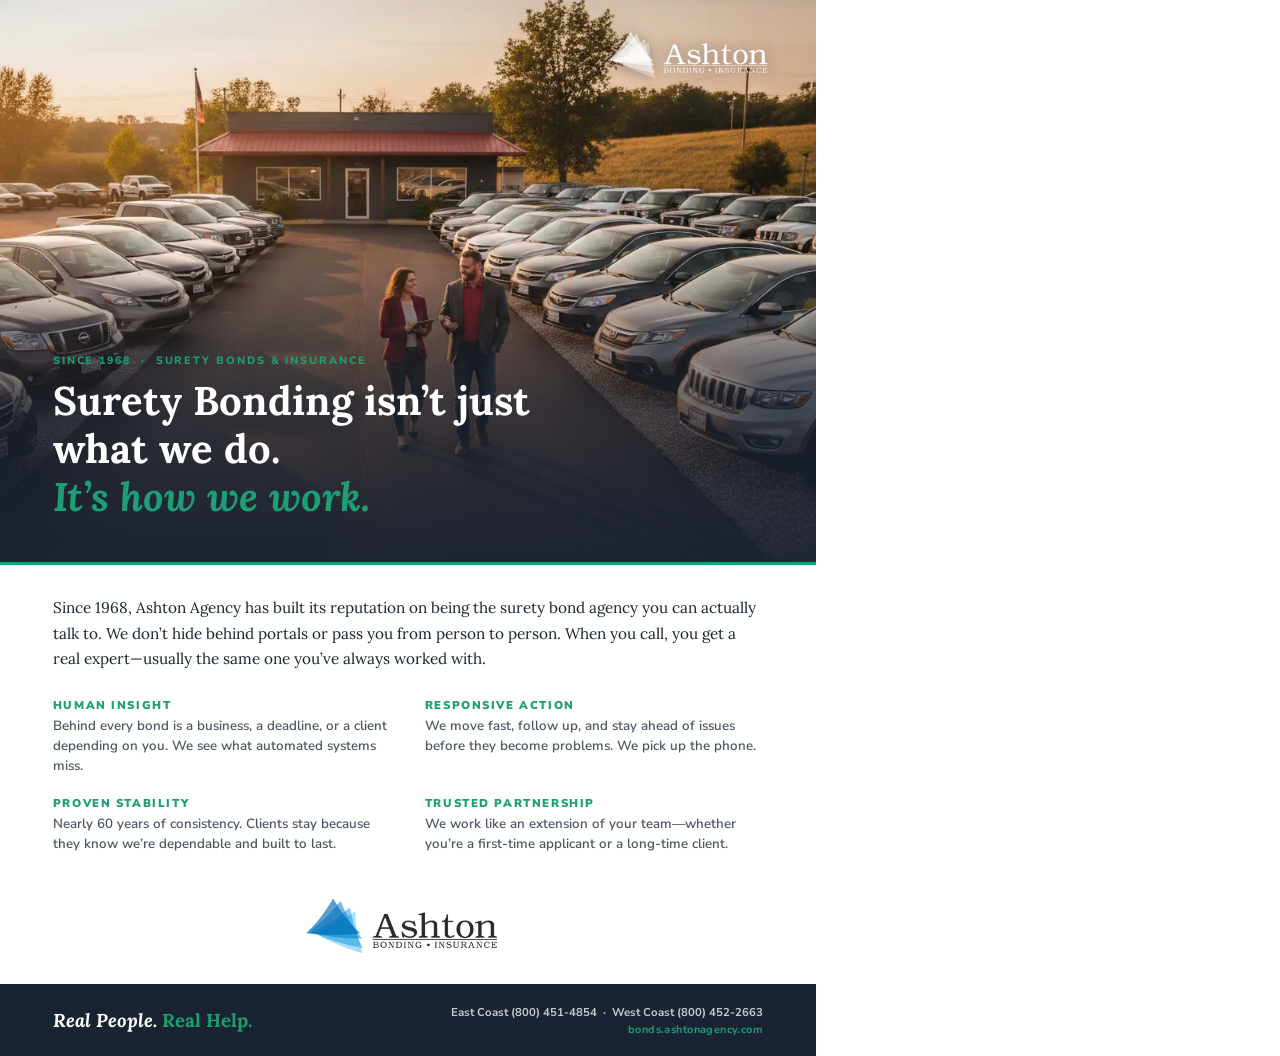
<file: folder-insert.html>
<!DOCTYPE html>
<html lang="en">
<head>
<meta charset="UTF-8">
<title>Ashton Agency — Folder Insert</title>
<link rel="preconnect" href="https://fonts.googleapis.com">
<link rel="preconnect" href="https://fonts.gstatic.com" crossorigin>
<link href="https://fonts.googleapis.com/css2?family=Lora:ital,wght@0,600;0,700;1,400;1,600&family=Nunito+Sans:wght@400;600;700;800;900&display=swap" rel="stylesheet">
<style>
  @page { size: 8.5in 11in; margin: 0; }

  *, *::before, *::after { box-sizing: border-box; margin: 0; padding: 0; }

  html, body {
    width: 8.5in;
    height: 11in;
    overflow: hidden;
    -webkit-print-color-adjust: exact;
    print-color-adjust: exact;
    color-adjust: exact;
    font-family: 'Nunito Sans', -apple-system, sans-serif;
    background: #ffffff;
    color: #1a2332;
  }

  .insert {
    width: 8.5in;
    height: 11in;
    display: grid;
    grid-template-rows: 5.85in 1fr 0.75in;
    overflow: hidden;
  }

  /* ── HERO ── */
  .hero {
    position: relative;
    width: 100%;
    height: 5.85in;
    overflow: hidden;
    /* warm sunset fallback if photo doesn't load */
    background: linear-gradient(160deg,
      #1a2e25 0%,
      #2a3d2a 20%,
      #4a4420 45%,
      #7a4a15 65%,
      #b85c10 82%,
      #1a2332 100%
    );
  }

  .hero-img {
    position: absolute;
    inset: 0;
    width: 100%;
    height: 100%;
    object-fit: cover;
    object-position: center 35%;
    display: block;
  }

  .hero-overlay {
    position: absolute;
    inset: 0;
    background: linear-gradient(to bottom,
      rgba(0,0,0,0.08) 0%,
      rgba(0,0,0,0.00) 25%,
      rgba(0,0,0,0.00) 45%,
      rgba(26,35,50,0.65) 72%,
      rgba(26,35,50,0.93) 100%
    );
  }

  .hero-logo {
    position: absolute;
    top: 0.32in;
    right: 0.4in;
    height: 0.5in;
    width: auto;
    filter: drop-shadow(0 2px 8px rgba(0,0,0,0.4));
  }

  .hero-text {
    position: absolute;
    bottom: 0;
    left: 0;
    right: 0;
    padding: 0 0.55in 0.42in;
  }

  .hero-eyebrow {
    font-size: 8pt;
    font-weight: 800;
    letter-spacing: 0.18em;
    text-transform: uppercase;
    color: #1D9E75;
    margin-bottom: 0.1in;
  }

  .hero-headline {
    font-family: 'Lora', Georgia, serif;
    font-size: 30pt;
    font-weight: 700;
    line-height: 1.2;
    color: #ffffff;
  }

  .hero-headline em {
    font-style: italic;
    color: #1D9E75;
  }

  /* ── CONTENT ── */
  .content {
    background: #ffffff;
    padding: 0.32in 0.55in 0.28in;
    display: flex;
    flex-direction: column;
    justify-content: flex-start;
    gap: 0.28in;
    border-top: 3px solid #1D9E75;
  }

  .intro {
    font-family: 'Lora', Georgia, serif;
    font-size: 11.5pt;
    font-weight: 400;
    line-height: 1.65;
    color: #1a2332;
  }

  .pillars {
    display: grid;
    grid-template-columns: 1fr 1fr;
    gap: 0.2in 0.35in;
  }

  .pillar-name {
    font-size: 8.5pt;
    font-weight: 900;
    letter-spacing: 0.14em;
    text-transform: uppercase;
    color: #1D9E75;
    margin-bottom: 4px;
  }

  .pillar-desc {
    font-size: 10pt;
    font-weight: 600;
    color: #4b5563;
    line-height: 1.5;
  }


  /* ── CLOSING LOGO ── */
  .closing-logo {
    margin-top: auto;
    padding-top: 0.12in;
    display: flex;
    justify-content: center;
  }

  .color-logo {
    height: 0.62in;
    width: auto;
  }

  /* ── FOOTER ── */
  .footer {
    background: #1a2332;
    padding: 0 0.55in;
    display: flex;
    align-items: center;
    justify-content: space-between;
    gap: 0.25in;
  }

  .footer-cta {
    font-family: 'Lora', Georgia, serif;
    font-size: 14pt;
    font-weight: 700;
    font-style: italic;
    color: #ffffff;
    white-space: nowrap;
  }

  .footer-cta strong {
    font-style: normal;
    color: #1D9E75;
  }

  .footer-contact {
    text-align: right;
  }

  .footer-phones {
    font-size: 8.5pt;
    font-weight: 700;
    color: rgba(255,255,255,0.75);
    line-height: 1.7;
  }

  .footer-url {
    font-size: 8pt;
    font-weight: 700;
    color: #1D9E75;
    letter-spacing: 0.04em;
  }

  @media print {
    html, body, .insert { width: 8.5in; height: 11in; }
  }
</style>
</head>
<body>
<div class="insert">

  <!-- HERO IMAGE SECTION -->
  <div class="hero">
    <!-- Upload ashton-lot-walk.webp to assets/ — warm sunset gradient shows until then -->
    <img
      class="hero-img"
      src="[data-uri]"
      alt="Dealer and agent walking a lot at sunset"
    >
    <div class="hero-overlay"></div>
    <img class="hero-logo" src="[data-uri]" alt="Ashton Agency">
    <div class="hero-text">
      <div class="hero-eyebrow">Since 1968 &nbsp;&middot;&nbsp; Surety Bonds &amp; Insurance</div>
      <h1 class="hero-headline">
        Surety Bonding isn&#8217;t just<br>what we do.<br>
        <em>It&#8217;s how we work.</em>
      </h1>
    </div>
  </div>

  <!-- CONTENT SECTION -->
  <div class="content">
    <p class="intro">
      Since 1968, Ashton Agency has built its reputation on being the surety bond agency
      you can actually talk to. We don&#8217;t hide behind portals or pass you from person to
      person. When you call, you get a real expert&mdash;usually the same one you&#8217;ve always
      worked with.
    </p>

    <div class="pillars">
      <div class="pillar">
        <div class="pillar-name">Human Insight</div>
        <div class="pillar-desc">Behind every bond is a business, a deadline, or a client depending on you. We see what automated systems miss.</div>
      </div>
      <div class="pillar">
        <div class="pillar-name">Responsive Action</div>
        <div class="pillar-desc">We move fast, follow up, and stay ahead of issues before they become problems. We pick up the phone.</div>
      </div>
      <div class="pillar">
        <div class="pillar-name">Proven Stability</div>
        <div class="pillar-desc">Nearly 60 years of consistency. Clients stay because they know we&#8217;re dependable and built to last.</div>
      </div>
      <div class="pillar">
        <div class="pillar-name">Trusted Partnership</div>
        <div class="pillar-desc">We work like an extension of your team&mdash;whether you&#8217;re a first-time applicant or a long-time client.</div>
      </div>
    </div>

    <div class="closing-logo">
      <img class="color-logo" src="[data-uri]" alt="Ashton Agency">
    </div>
  </div>

  <!-- FOOTER -->
  <footer class="footer">
    <div class="footer-cta">Real People. <strong>Real Help.</strong></div>
    <div class="footer-contact">
      <div class="footer-phones">
        East Coast (800) 451-4854 &nbsp;&middot;&nbsp; West Coast (800) 452-2663
      </div>
      <div class="footer-url">bonds.ashtonagency.com</div>
    </div>
  </footer>

</div>
</body>
</html>
</file>
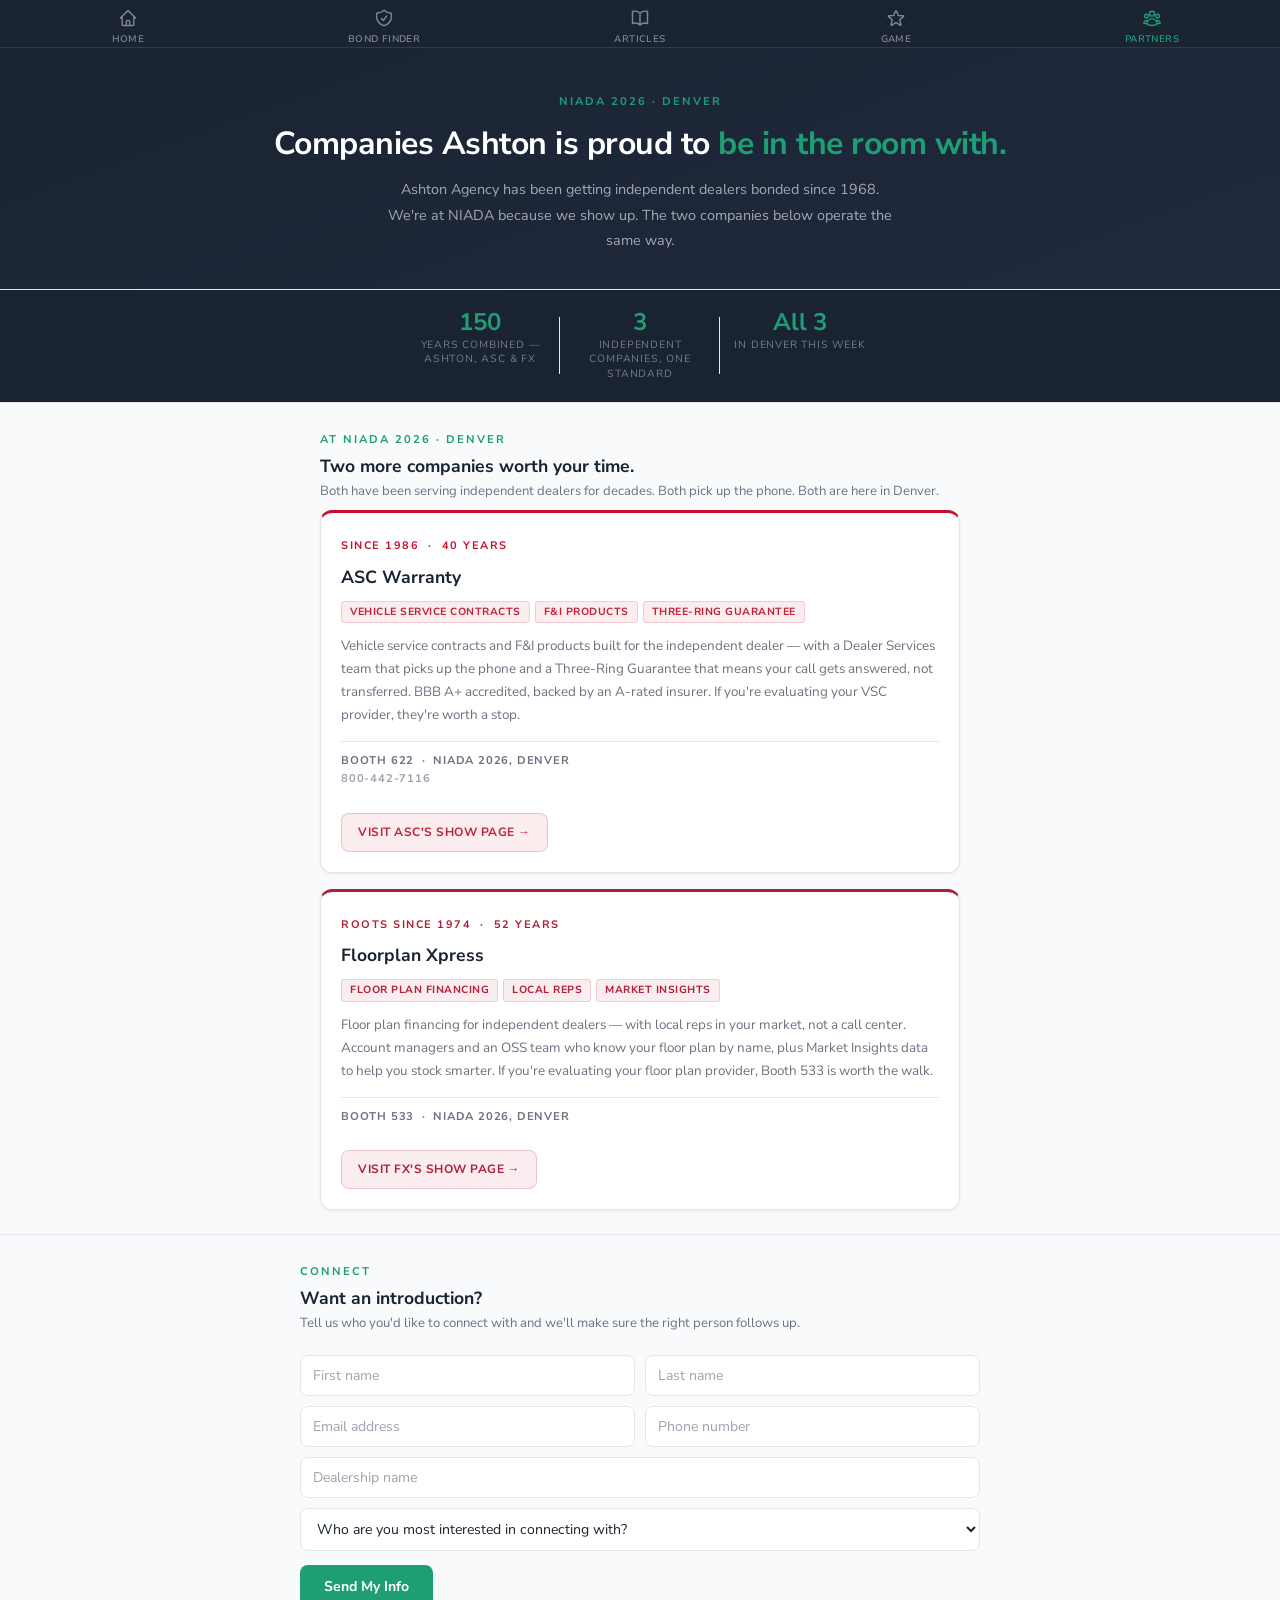
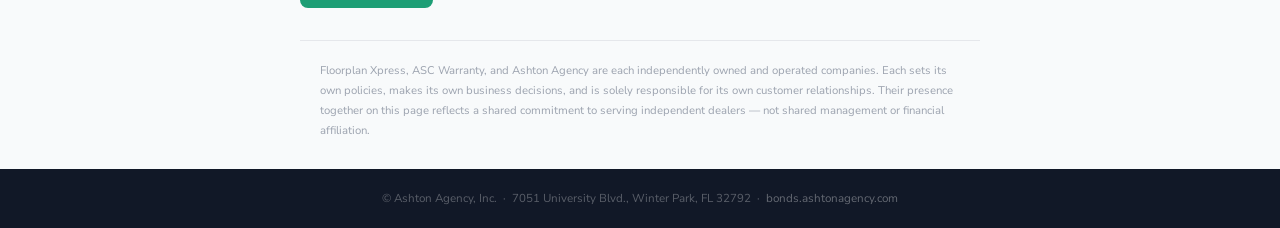
<file: partners.html>
<!DOCTYPE html>
<html lang="en">
<head>
  <meta charset="UTF-8">
  <meta name="viewport" content="width=device-width, initial-scale=1.0, viewport-fit=cover">
  <title>Partners — Ashton Agency Show Edition</title>
  <meta name="description" content="Meet ASC Warranty and Floorplan Xpress — the partners Ashton Agency is proud to be in the room with at NIADA 2026.">
  <meta name="theme-color" content="#1a2332">
  <link rel="manifest" href="manifest.json">
  <link rel="apple-touch-icon" href="https://bonds.ashtonagency.com/wp-content/uploads/2025/05/Ashton-Favicon.png">
  <link rel="preconnect" href="https://fonts.googleapis.com">
  <link rel="preconnect" href="https://fonts.gstatic.com" crossorigin>
  <link href="https://fonts.googleapis.com/css2?family=JetBrains+Mono&family=Lora:wght@400;600&family=Nunito+Sans:opsz,wght@6..12,400;6..12,600;6..12,700&display=swap" rel="stylesheet">
  <link rel="stylesheet" href="css/tokens.css">
  <link rel="stylesheet" href="css/main.css">
  <style>
    .partners-hero {
      background: linear-gradient(160deg, var(--color-surface-dark) 0%, #1f2a3e 100%);
      padding: 40px 20px 36px;
      text-align: center;
      border-bottom: 1px solid var(--color-border);
    }
    .partners-eyebrow {
      display: inline-block;
      font-size: 0.7rem; font-weight: 700; letter-spacing: 2px; text-transform: uppercase;
      color: var(--color-primary); margin-bottom: 14px;
    }
    .partners-hero h1 {
      font-family: var(--font-sans); font-size: clamp(1.5rem, 5vw, 2rem);
      font-weight: 700; color: var(--color-text-inverse);
      line-height: 1.2; letter-spacing: -0.5px; margin-bottom: 14px;
    }
    .partners-hero h1 em { color: var(--color-primary); font-style: normal; }
    .partners-hero p {
      font-size: 0.9rem; color: rgba(255,255,255,0.6);
      max-width: 520px; margin: 0 auto; line-height: 1.75;
    }

    .stat-row {
      background: var(--color-surface-dark); border-bottom: 1px solid var(--color-border);
      padding: 20px 20px; display: flex; justify-content: center; gap: 0;
    }
    .stat-row-item { flex: 1; max-width: 160px; text-align: center; position: relative; padding: 0 12px; }
    .stat-row-item:not(:last-child)::after { content:''; position:absolute; right:0; top:10%; bottom:10%; width:1px; background: var(--color-border); }
    .stat-row-num { font-size: 1.5rem; font-weight: 700; color: var(--color-primary); display: block; line-height: 1; margin-bottom: 4px; }
    .stat-row-lbl { font-size: 0.65rem; color: rgba(255,255,255,0.4); text-transform: uppercase; letter-spacing: 0.8px; line-height: 1.4; display: block; }

    .partner-section { padding: 28px 20px 8px; max-width: 680px; margin: 0 auto; }
    .partner-section-label { font-size: 0.7rem; font-weight: 700; letter-spacing: 2px; text-transform: uppercase; color: var(--color-primary); margin-bottom: 6px; }
    .partner-section-heading { font-family: var(--font-sans); font-size: 1.1rem; font-weight: 700; color: var(--color-text); margin-bottom: 4px; }
    .partner-section-sub { font-size: 0.82rem; color: var(--color-text-muted); margin-bottom: 20px; line-height: 1.65; }

    .partner-cards { display: flex; flex-direction: column; gap: 16px; padding: 0 20px 24px; max-width: 680px; margin: 0 auto; }
    .partner-card {
      background: var(--color-surface);
      border: 1px solid var(--color-border);
      border-radius: var(--radius-md);
      padding: 24px 20px 20px;
      box-shadow: var(--shadow-card);
      display: flex; flex-direction: column;
    }
    .partner-card.asc   { border-top: 3px solid #c8102e; }
    .partner-card.fx    { border-top: 3px solid #B01E3A; }

    .card-year { font-size: 0.68rem; font-weight: 700; letter-spacing: 1.5px; text-transform: uppercase; margin-bottom: 8px; }
    .partner-card.asc .card-year { color: #c8102e; }
    .partner-card.fx  .card-year { color: #B01E3A; }

    .card-name { font-family: var(--font-sans); font-size: 1.1rem; font-weight: 700; color: var(--color-text); margin-bottom: 10px; }
    .card-tags { display: flex; flex-wrap: wrap; gap: 5px; margin-bottom: 12px; }
    .card-tag { font-size: 0.65rem; font-weight: 700; letter-spacing: 0.5px; text-transform: uppercase; padding: 2px 8px; border-radius: 3px; }
    .partner-card.asc .card-tag { background: rgba(200,16,46,0.08); color: #c0233a; border: 1px solid rgba(200,16,46,0.15); }
    .partner-card.fx  .card-tag { background: rgba(176,30,58,0.08); color: #B01E3A; border: 1px solid rgba(176,30,58,0.15); }

    .card-pitch { font-size: 0.84rem; color: var(--color-text-muted); line-height: 1.7; margin-bottom: 14px; flex: 1; }
    .card-booth { font-size: 0.7rem; font-weight: 700; letter-spacing: 0.8px; text-transform: uppercase; color: var(--color-text-light); padding: 10px 0; border-top: 1px solid var(--color-border); margin-bottom: 14px; line-height: 1.65; }
    .card-booth strong { color: var(--color-text-muted); }
    .card-cta { display: inline-block; padding: 9px 16px; border-radius: var(--radius); font-size: 0.75rem; font-weight: 700; letter-spacing: 0.5px; text-transform: uppercase; text-decoration: none; transition: opacity .15s; align-self: flex-start; }
    .partner-card.asc .card-cta { background: rgba(200,16,46,0.08); color: #c0233a; border: 1px solid rgba(200,16,46,0.2); }
    .partner-card.asc .card-cta:hover { opacity: 0.8; }
    .partner-card.fx  .card-cta { background: rgba(176,30,58,0.08); color: #B01E3A; border: 1px solid rgba(176,30,58,0.2); }
    .partner-card.fx  .card-cta:hover { opacity: 0.8; }

    /* FORM */
    .form-section { background: var(--color-surface-alt); border-top: 1px solid var(--color-border); padding: 28px 20px 32px; }
    .form-inner { max-width: 680px; margin: 0 auto; }
    .form-label { font-size: 0.7rem; font-weight: 700; letter-spacing: 2px; text-transform: uppercase; color: var(--color-primary); margin-bottom: 6px; display: block; }
    .form-heading { font-family: var(--font-sans); font-size: 1.1rem; font-weight: 700; color: var(--color-text); margin-bottom: 4px; }
    .form-sub { font-size: 0.82rem; color: var(--color-text-muted); margin-bottom: 20px; line-height: 1.65; }
    .form-row { display: grid; grid-template-columns: 1fr 1fr; gap: 10px; margin-bottom: 10px; }
    .form-field {
      background: var(--color-surface); border: 1px solid var(--color-border);
      border-radius: var(--radius); padding: 10px 12px; color: var(--color-text);
      font-size: 0.88rem; font-family: var(--font-sans); width: 100%;
      transition: border-color var(--transition);
    }
    .form-field:focus { outline: none; border-color: var(--color-primary); }
    .form-field::placeholder { color: var(--color-text-light); }
    .form-field option { background: var(--color-surface); color: var(--color-text); }
    .form-full { margin-bottom: 10px; }
    /* honeypot */
    .hp-field { position: absolute; left: -9999px; opacity: 0; pointer-events: none; }
    .btn-submit {
      background: var(--color-primary); color: #fff; border: none;
      padding: 12px 24px; border-radius: var(--radius); font-size: 0.88rem;
      font-weight: 700; cursor: pointer; transition: background var(--transition); margin-top: 4px;
      font-family: var(--font-sans);
    }
    .btn-submit:hover { background: var(--color-primary-dark); }
    .btn-submit:disabled { opacity: 0.6; cursor: default; }
    .form-success { display: none; background: var(--color-primary-light); border: 1px solid var(--color-primary-muted); border-radius: var(--radius); padding: 14px 16px; margin-top: 14px; }
    .form-success p { font-size: 0.84rem; color: var(--color-text); line-height: 1.6; }

    /* DISCLAIMER */
    .disclaimer-section { padding: 20px 20px 28px; max-width: 680px; margin: 0 auto; border-top: 1px solid var(--color-border); }
    .disclaimer-section p { font-size: 0.7rem; color: var(--color-text-light); line-height: 1.8; }

    @media (max-width: 480px) {
      .form-row { grid-template-columns: 1fr; }
    }
  </style>
</head>
<body>

<nav class="bottom-nav">
  <a href="/" class="nav-tab">
    <svg xmlns="http://www.w3.org/2000/svg" fill="none" viewBox="0 0 24 24" stroke-width="1.75" stroke="currentColor">
      <path stroke-linecap="round" stroke-linejoin="round" d="M3 12l2-2m0 0l7-7 7 7M5 10v10a1 1 0 001 1h3m10-11l2 2m-2-2v10a1 1 0 01-1 1h-3m-6 0a1 1 0 001-1v-4a1 1 0 011-1h2a1 1 0 011 1v4a1 1 0 001 1m-6 0h6"/>
    </svg>
    Home
  </a>
  <a href="/reference" class="nav-tab">
    <svg xmlns="http://www.w3.org/2000/svg" fill="none" viewBox="0 0 24 24" stroke-width="1.75" stroke="currentColor">
      <path stroke-linecap="round" stroke-linejoin="round" d="M9 12.75L11.25 15 15 9.75m-3-7.036A11.959 11.959 0 013.598 6 11.99 11.99 0 003 9.749c0 5.592 3.824 10.29 9 11.623 5.176-1.332 9-6.03 9-11.622 0-1.31-.21-2.571-.598-3.751h-.152c-3.196 0-6.1-1.248-8.25-3.285z"/>
    </svg>
    Bond Finder
  </a>
  <a href="/articles" class="nav-tab">
    <svg xmlns="http://www.w3.org/2000/svg" fill="none" viewBox="0 0 24 24" stroke-width="1.75" stroke="currentColor">
      <path stroke-linecap="round" stroke-linejoin="round" d="M12 6.042A8.967 8.967 0 006 3.75c-1.052 0-2.062.18-3 .512v14.25A8.987 8.987 0 016 18c2.305 0 4.408.867 6 2.292m0-14.25a8.966 8.966 0 016-2.292c1.052 0 2.062.18 3 .512v14.25A8.987 8.987 0 0118 18a8.967 8.967 0 00-6 2.292m0-14.25v14.25"/>
    </svg>
    Articles
  </a>
  <a href="/game" class="nav-tab">
    <svg xmlns="http://www.w3.org/2000/svg" fill="none" viewBox="0 0 24 24" stroke-width="1.75" stroke="currentColor">
      <path stroke-linecap="round" stroke-linejoin="round" d="M11.48 3.499a.562.562 0 011.04 0l2.125 5.111a.563.563 0 00.475.345l5.518.442c.499.04.701.663.321.988l-4.204 3.602a.563.563 0 00-.182.557l1.285 5.385a.562.562 0 01-.84.61l-4.725-2.885a.563.563 0 00-.586 0L6.982 20.54a.562.562 0 01-.84-.61l1.285-5.386a.562.562 0 00-.182-.557l-4.204-3.602a.563.563 0 01.321-.988l5.518-.442a.563.563 0 00.475-.345L11.48 3.5z"/>
    </svg>
    Game
  </a>
  <a href="/partners" class="nav-tab active">
    <svg xmlns="http://www.w3.org/2000/svg" fill="none" viewBox="0 0 24 24" stroke-width="1.75" stroke="currentColor">
      <path stroke-linecap="round" stroke-linejoin="round" d="M18 18.72a9.094 9.094 0 003.741-.479 3 3 0 00-4.682-2.72m.94 3.198l.001.031c0 .225-.012.447-.037.666A11.944 11.944 0 0112 21c-2.17 0-4.207-.576-5.963-1.584A6.062 6.062 0 016 18.719m12 0a5.971 5.971 0 00-.941-3.197m0 0A5.995 5.995 0 0012 12.75a5.995 5.995 0 00-5.058 2.772m0 0a3 3 0 00-4.681 2.72 8.986 8.986 0 003.74.477m.94-3.197a5.971 5.971 0 00-.94 3.197M15 6.75a3 3 0 11-6 0 3 3 0 016 0zm6 3a2.25 2.25 0 11-4.5 0 2.25 2.25 0 014.5 0zm-13.5 0a2.25 2.25 0 11-4.5 0 2.25 2.25 0 014.5 0z"/>
    </svg>
    Partners
  </a>
</nav>

<div class="page-wrapper">

  <!-- HERO -->
  <section class="partners-hero">
    <div class="partners-eyebrow">NIADA 2026 · Denver</div>
    <h1>Companies Ashton is proud to <em>be in the room with.</em></h1>
    <p>Ashton Agency has been getting independent dealers bonded since 1968. We're at NIADA because we show up. The two companies below operate the same way.</p>
  </section>

  <!-- STAT ROW -->
  <div class="stat-row">
    <div class="stat-row-item">
      <span class="stat-row-num">150</span>
      <span class="stat-row-lbl">Years combined &mdash; Ashton, ASC &amp; FX</span>
    </div>
    <div class="stat-row-item">
      <span class="stat-row-num">3</span>
      <span class="stat-row-lbl">Independent companies, one standard</span>
    </div>
    <div class="stat-row-item">
      <span class="stat-row-num">All 3</span>
      <span class="stat-row-lbl">In Denver this week</span>
    </div>
  </div>

  <!-- SECTION HEADER -->
  <div class="partner-section">
    <div class="partner-section-label">At NIADA 2026 · Denver</div>
    <h2 class="partner-section-heading">Two more companies worth your time.</h2>
    <p class="partner-section-sub">Both have been serving independent dealers for decades. Both pick up the phone. Both are here in Denver.</p>
  </div>

  <!-- PARTNER CARDS -->
  <div class="partner-cards">

    <!-- ASC WARRANTY -->
    <div class="partner-card asc">
      <div class="card-year">Since 1986 &nbsp;·&nbsp; 40 Years</div>
      <div class="card-name">ASC Warranty</div>
      <div class="card-tags">
        <span class="card-tag">Vehicle Service Contracts</span>
        <span class="card-tag">F&amp;I Products</span>
        <span class="card-tag">Three-Ring Guarantee</span>
      </div>
      <p class="card-pitch">Vehicle service contracts and F&amp;I products built for the independent dealer — with a Dealer Services team that picks up the phone and a Three-Ring Guarantee that means your call gets answered, not transferred. BBB A+ accredited, backed by an A-rated insurer. If you're evaluating your VSC provider, they're worth a stop.</p>
      <div class="card-booth">
        <strong>Booth 622 &nbsp;·&nbsp; NIADA 2026, Denver</strong><br>
        800-442-7116
      </div>
      <a href="https://asc-niada-2026.vercel.app" target="_blank" rel="noopener" class="card-cta">Visit ASC's Show Page →</a>
    </div>

    <!-- FLOORPLAN XPRESS -->
    <div class="partner-card fx">
      <div class="card-year">Roots Since 1974 &nbsp;·&nbsp; 52 Years</div>
      <div class="card-name">Floorplan Xpress</div>
      <div class="card-tags">
        <span class="card-tag">Floor Plan Financing</span>
        <span class="card-tag">Local Reps</span>
        <span class="card-tag">Market Insights</span>
      </div>
      <p class="card-pitch">Floor plan financing for independent dealers — with local reps in your market, not a call center. Account managers and an OSS team who know your floor plan by name, plus Market Insights data to help you stock smarter. If you're evaluating your floor plan provider, Booth 533 is worth the walk.</p>
      <div class="card-booth">
        <strong>Booth 533 &nbsp;·&nbsp; NIADA 2026, Denver</strong>
      </div>
      <a href="https://fx-niada-2026.vercel.app" target="_blank" rel="noopener" class="card-cta">Visit FX's Show Page →</a>
    </div>

  </div>

  <!-- FORM -->
  <section class="form-section">
    <div class="form-inner">
      <span class="form-label">Connect</span>
      <h2 class="form-heading">Want an introduction?</h2>
      <p class="form-sub">Tell us who you'd like to connect with and we'll make sure the right person follows up.</p>
      <!-- honeypot -->
      <input type="text" name="website" class="hp-field" tabindex="-1" autocomplete="off">
      <div class="form-row">
        <input type="text" id="f-first" class="form-field" placeholder="First name" autocomplete="given-name">
        <input type="text" id="f-last" class="form-field" placeholder="Last name" autocomplete="family-name">
      </div>
      <div class="form-row">
        <input type="email" id="f-email" class="form-field" placeholder="Email address" autocomplete="email">
        <input type="tel" id="f-phone" class="form-field" placeholder="Phone number" autocomplete="tel">
      </div>
      <div class="form-full">
        <input type="text" id="f-dealer" class="form-field" placeholder="Dealership name">
      </div>
      <div class="form-full">
        <select id="f-interest" class="form-field">
          <option value="" disabled selected>Who are you most interested in connecting with?</option>
          <option value="ASC Warranty">ASC Warranty — Service Contracts</option>
          <option value="Floorplan Xpress">Floorplan Xpress — Floor Plan Financing</option>
          <option value="Both">Both partners</option>
          <option value="Ashton Agency">Ashton Agency — Bonds &amp; Insurance</option>
        </select>
      </div>
      <button class="btn-submit" id="submitBtn" onclick="submitForm()">Send My Info</button>
      <div class="form-success" id="formSuccess">
        <p><strong>Got it.</strong> We'll make sure the right people follow up with you. Find us walking the floor if you'd like to connect in person.</p>
      </div>
    </div>
  </section>

  <!-- DISCLAIMER -->
  <div class="disclaimer-section">
    <p>Floorplan Xpress, ASC Warranty, and Ashton Agency are each independently owned and operated companies. Each sets its own policies, makes its own business decisions, and is solely responsible for its own customer relationships. Their presence together on this page reflects a shared commitment to serving independent dealers — not shared management or financial affiliation.</p>
  </div>

  <footer style="background:#111827;padding:20px 16px;text-align:center;">
    <div style="max-width:var(--max-width);margin:0 auto;">
      <p style="font-size:0.72rem;color:rgba(255,255,255,0.3);margin:0;">
        &copy; Ashton Agency, Inc. &nbsp;·&nbsp; 7051 University Blvd., Winter Park, FL 32792
        &nbsp;·&nbsp;
        <a href="https://bonds.ashtonagency.com" style="color:rgba(255,255,255,0.35);">bonds.ashtonagency.com</a>
      </p>
    </div>
  </footer>

</div><!-- /.page-wrapper -->

<script src="js/app.js"></script>
<script src="js/contact-modal.js"></script>
<script>
const _pageLoad = Date.now();

async function submitForm() {
  const hp       = document.querySelector('input[name="website"]').value;
  const elapsed  = Date.now() - _pageLoad;
  const first    = document.getElementById('f-first').value.trim();
  const last     = document.getElementById('f-last').value.trim();
  const email    = document.getElementById('f-email').value.trim();
  const phone    = document.getElementById('f-phone').value.trim();
  const dealer   = document.getElementById('f-dealer').value.trim();
  const interest = document.getElementById('f-interest').value;

  if (!email && !phone) {
    alert('Please enter your email or phone number.');
    return;
  }

  const btn = document.getElementById('submitBtn');
  btn.disabled = true;

  try {
    await fetch('/api/contact', {
      method: 'POST',
      headers: { 'Content-Type': 'application/json' },
      body: JSON.stringify({
        firstName: first, lastName: last,
        email, phone, dealership: dealer,
        showName: 'NIADA 2026 Partners' + (interest ? ' — ' + interest : ''),
        showTag: 'source-show-niada-2026',
        _hp: hp, _t: elapsed
      })
    });
  } catch(e) {}

  document.getElementById('formSuccess').style.display = 'block';
  document.getElementById('formSuccess').scrollIntoView({ behavior: 'smooth', block: 'nearest' });
}
</script>
</body>
</html>
</file>
<file: css/tokens.css>
:root {
  /* Brand colors */
  --color-primary: #1D9E75;
  --color-primary-dark: #157a5a;
  --color-primary-light: #e8f7f2;
  --color-primary-muted: #c2e8d9;
  --color-dark: #1a2332;
  --color-orange: #f97316;
  --color-orange-light: #fff3e8;
  --color-warn: #f59e0b;

  /* Surfaces */
  --color-surface: #ffffff;
  --color-surface-alt: #f8fafb;
  --color-surface-dark: #1a2332;

  /* Text */
  --color-text: #1a2332;
  --color-text-muted: #6b7280;
  --color-text-light: #9ca3af;
  --color-text-inverse: #ffffff;

  /* Borders */
  --color-border: #e5e7eb;
  --color-border-strong: #d1d5db;

  /* Typography */
  --font-serif: 'Lora', Georgia, 'Times New Roman', serif;
  --font-sans: 'Nunito Sans', -apple-system, BlinkMacSystemFont, 'Segoe UI', sans-serif;
  --font-mono: 'JetBrains Mono', 'Fira Mono', 'Courier New', monospace;

  /* Spacing */
  --space-2: 0.125rem;
  --space-4: 0.25rem;
  --space-8: 0.5rem;
  --space-12: 0.75rem;
  --space-16: 1rem;
  --space-20: 1.25rem;
  --space-24: 1.5rem;
  --space-32: 2rem;
  --space-40: 2.5rem;
  --space-48: 3rem;
  --space-64: 4rem;
  --space-80: 5rem;

  /* Radius */
  --radius-sm: 4px;
  --radius: 8px;
  --radius-md: 12px;
  --radius-lg: 16px;
  --radius-full: 9999px;

  /* Layout */
  --max-width: 720px;
  --header-height: 56px;
  --top-nav-height: 48px;
  --bottom-nav-height: 56px;

  /* Shadows — kept minimal, only where necessary */
  --shadow-card: 0 1px 3px rgba(0,0,0,0.08);
  --shadow-nav: 0 -1px 0 var(--color-border);

  /* Transitions */
  --transition: 0.15s ease;
}

@media (prefers-color-scheme: dark) {
  :root {
    --color-surface: #1a2332;
    --color-surface-alt: #1f2a3e;
    --color-surface-dark: #111827;
    --color-text: #f0f4f8;
    --color-text-muted: #9ca3af;
    --color-text-light: #6b7280;
    --color-border: #2d3748;
    --color-border-strong: #374151;
    --color-primary-light: #0d3d2b;
    --color-primary-muted: #1a5c3f;
    --color-orange-light: #3d2200;
  }
}
</file>
<file: css/main.css>
/* ----------------------------------------------------------------
   Base
   ---------------------------------------------------------------- */
*, *::before, *::after { box-sizing: border-box; margin: 0; padding: 0; }

html { font-size: 16px; -webkit-text-size-adjust: 100%; }

body {
  font-family: var(--font-sans);
  font-size: 1rem;
  line-height: 1.6;
  color: var(--color-text);
  background: var(--color-surface-alt);
  -webkit-font-smoothing: antialiased;
  overscroll-behavior-y: none;
}

a { color: var(--color-primary); text-decoration: none; }
a:hover { text-decoration: underline; }

img { display: block; max-width: 100%; }

h1, h2, h3 { font-family: var(--font-serif); line-height: 1.25; font-weight: 600; }
h4, h5, h6 { font-family: var(--font-sans); font-weight: 700; }

p { margin-bottom: var(--space-16); }
p:last-child { margin-bottom: 0; }

/* ----------------------------------------------------------------
   Page layout
   ---------------------------------------------------------------- */
.page-wrapper {
  padding-top: var(--top-nav-height);
  padding-bottom: env(safe-area-inset-bottom, 16px);
  min-height: 100vh;
}

.container {
  max-width: var(--max-width);
  margin: 0 auto;
  padding: 0 var(--space-16);
}

.section {
  padding: var(--space-32) 0;
}

.section + .section {
  border-top: 1px solid var(--color-border);
}

/* ----------------------------------------------------------------
   Header
   ---------------------------------------------------------------- */
.site-header {
  position: fixed;
  top: 0; left: 0; right: 0;
  height: var(--header-height);
  background: var(--color-dark);
  border-bottom: none;
  display: flex;
  align-items: center;
  z-index: 200;
}

.header-inner {
  display: flex;
  align-items: center;
  justify-content: flex-start;
  width: 100%;
  padding: 0 var(--space-16);
  max-width: var(--max-width);
  margin: 0 auto;
}

.header-logo {
  display: flex;
  align-items: center;
  gap: var(--space-8);
  text-decoration: none;
}

.header-logo img {
  height: 30px;
  width: auto;
  filter: brightness(0) invert(1);
}

.header-logo-fallback {
  font-family: var(--font-serif);
  font-size: 1.1rem;
  font-weight: 600;
  color: #fff;
  letter-spacing: -0.01em;
}

.header-show-badge {
  font-family: var(--font-sans);
  font-size: 0.65rem;
  font-weight: 700;
  letter-spacing: 0.08em;
  text-transform: uppercase;
  color: var(--color-primary);
  background: rgba(29, 158, 117, 0.15);
  border: 1px solid rgba(29, 158, 117, 0.35);
  padding: 3px 9px;
  border-radius: var(--radius-full);
  white-space: nowrap;
}

/* ----------------------------------------------------------------
   Top nav (icon + label tabs, sits below the dark header)
   ---------------------------------------------------------------- */
.bottom-nav {
  position: fixed;
  top: 0;
  left: 0; right: 0;
  height: var(--top-nav-height);
  background: var(--color-dark);
  border-bottom: 1px solid rgba(255,255,255,0.1);
  display: grid;
  grid-template-columns: repeat(5, 1fr);
  z-index: 190;
}

.nav-tab {
  display: flex;
  flex-direction: column;
  align-items: center;
  justify-content: center;
  gap: 3px;
  text-decoration: none;
  color: rgba(255,255,255,0.45);
  font-size: 0.6rem;
  font-weight: 600;
  letter-spacing: 0.04em;
  text-transform: uppercase;
  padding: var(--space-8) 0;
  transition: color var(--transition);
  -webkit-tap-highlight-color: transparent;
}

.nav-tab:hover { text-decoration: none; color: rgba(255,255,255,0.75); }
.nav-tab.active { color: var(--color-primary); }

.nav-tab svg {
  width: 20px;
  height: 20px;
  stroke-width: 1.75;
}

/* ----------------------------------------------------------------
   Buttons
   ---------------------------------------------------------------- */
.btn {
  display: inline-flex;
  align-items: center;
  justify-content: center;
  gap: var(--space-8);
  font-family: var(--font-sans);
  font-size: 0.9rem;
  font-weight: 700;
  line-height: 1;
  padding: 13px var(--space-20);
  border-radius: var(--radius);
  border: 2px solid transparent;
  cursor: pointer;
  text-decoration: none;
  transition: background var(--transition), border-color var(--transition), color var(--transition);
  white-space: nowrap;
  -webkit-tap-highlight-color: transparent;
}

.btn-primary {
  background: var(--color-primary);
  border-color: var(--color-primary);
  color: #fff;
}
.btn-primary:hover {
  background: var(--color-primary-dark);
  border-color: var(--color-primary-dark);
  text-decoration: none;
  color: #fff;
}

.btn-outline {
  background: transparent;
  border-color: var(--color-primary);
  color: var(--color-primary);
}
.btn-outline:hover {
  background: var(--color-primary-light);
  text-decoration: none;
}

.btn-ghost {
  background: transparent;
  border-color: var(--color-border);
  color: var(--color-text);
}
.btn-ghost:hover {
  background: var(--color-surface-alt);
  text-decoration: none;
}

.btn-full { width: 100%; }

.btn-lg { padding: 15px var(--space-24); font-size: 1rem; }
.btn-sm { padding: 9px var(--space-16); font-size: 0.8rem; }

/* ----------------------------------------------------------------
   Cards
   ---------------------------------------------------------------- */
.card {
  background: var(--color-surface);
  border: 1px solid var(--color-border);
  border-radius: var(--radius-md);
  padding: var(--space-20);
}

.card-title {
  font-family: var(--font-serif);
  font-size: 1.05rem;
  font-weight: 600;
  margin-bottom: var(--space-8);
  color: var(--color-text);
}

.card-body {
  font-size: 0.9rem;
  color: var(--color-text-muted);
}

/* ----------------------------------------------------------------
   Tags / Badges
   ---------------------------------------------------------------- */
.tag {
  display: inline-block;
  font-size: 0.65rem;
  font-weight: 700;
  letter-spacing: 0.07em;
  text-transform: uppercase;
  padding: 3px 8px;
  border-radius: var(--radius-full);
  background: var(--color-surface-alt);
  color: var(--color-text-muted);
  border: 1px solid var(--color-border);
}

.tag-primary {
  background: var(--color-primary-light);
  color: var(--color-primary-dark);
  border-color: var(--color-primary-muted);
}

.tag-warn {
  background: #fffbeb;
  color: #92400e;
  border-color: #fde68a;
}

/* ----------------------------------------------------------------
   Hero section
   ---------------------------------------------------------------- */
.hero {
  background: var(--color-dark);
  color: var(--color-text-inverse);
  padding: var(--space-32) 0 var(--space-32);
}

.hero-eyebrow {
  font-size: 0.7rem;
  font-weight: 700;
  letter-spacing: 0.12em;
  text-transform: uppercase;
  color: var(--color-primary);
  margin-bottom: var(--space-12);
}

.hero-title {
  font-family: var(--font-serif);
  font-size: 2rem;
  font-weight: 600;
  line-height: 1.2;
  color: #fff;
  margin-bottom: var(--space-16);
}

.hero-sub {
  font-size: 0.95rem;
  color: rgba(255,255,255,0.65);
  margin-bottom: 0;
  max-width: 540px;
}

/* Full horizontal logo in hero */
.hero-logo-full {
  margin-bottom: var(--space-20);
}

.hero-logo-full img {
  height: 38px;
  width: auto;
  display: block;
}

/* Compact brand header for inner pages */
.page-brand-header {
  background: var(--color-dark);
  padding: 20px 0;
}

.page-brand-row {
  display: flex;
  align-items: center;
  gap: var(--space-16);
}

.page-brand-logo {
  flex-shrink: 0;
  width: 48px;
  height: 48px;
  background: rgba(255,255,255,0.07);
  border: 1px solid rgba(255,255,255,0.14);
  border-radius: 10px;
  display: flex;
  align-items: center;
  justify-content: center;
  padding: 8px;
}

.page-brand-logo img {
  width: 100%;
  height: auto;
  display: block;
}

.page-brand-title {
  font-family: var(--font-serif);
  font-size: 1.1rem;
  font-weight: 600;
  color: #fff;
  line-height: 1.25;
  margin-bottom: 3px;
}

.page-brand-sub {
  font-size: 0.78rem;
  color: rgba(255,255,255,0.5);
  line-height: 1.4;
}

/* ----------------------------------------------------------------
   Feature cards (landing page)
   ---------------------------------------------------------------- */
.feature-grid {
  display: grid;
  grid-template-columns: 1fr;
  gap: var(--space-12);
}

@media (min-width: 600px) {
  .feature-grid { grid-template-columns: repeat(2, 1fr); }
}

.feature-card {
  background: var(--color-surface);
  border: 1px solid var(--color-border);
  border-radius: var(--radius-md);
  padding: var(--space-20);
  text-decoration: none;
  color: var(--color-text);
  display: block;
  transition: border-color var(--transition);
  -webkit-tap-highlight-color: transparent;
}

.feature-card:hover {
  border-color: var(--color-primary);
  text-decoration: none;
}

.feature-card-icon {
  width: 40px;
  height: 40px;
  background: var(--color-primary-light);
  border-radius: var(--radius);
  display: flex;
  align-items: center;
  justify-content: center;
  margin-bottom: var(--space-12);
}

.feature-card-icon svg {
  width: 20px;
  height: 20px;
  color: var(--color-primary);
  stroke: var(--color-primary);
}

.feature-card-title {
  font-family: var(--font-serif);
  font-size: 1rem;
  font-weight: 600;
  margin-bottom: var(--space-4);
  color: var(--color-text);
}

.feature-card-desc {
  font-size: 0.85rem;
  color: var(--color-text-muted);
  line-height: 1.5;
}

.feature-card-arrow {
  display: inline-flex;
  align-items: center;
  gap: 4px;
  font-size: 0.8rem;
  font-weight: 700;
  color: var(--color-primary);
  margin-top: var(--space-12);
}

/* ----------------------------------------------------------------
   Drawing / prize section
   ---------------------------------------------------------------- */
.prize-banner {
  background: var(--color-dark);
  border-radius: var(--radius-md);
  padding: var(--space-24);
  color: #fff;
  text-align: center;
}

.prize-banner-title {
  font-family: var(--font-serif);
  font-size: 1.3rem;
  margin-bottom: var(--space-8);
  color: #fff;
}

.prize-banner-sub {
  font-size: 0.875rem;
  color: rgba(255,255,255,0.7);
  margin-bottom: var(--space-20);
}

.prize-amounts {
  display: flex;
  justify-content: center;
  gap: var(--space-24);
  margin-bottom: var(--space-20);
  flex-wrap: wrap;
}

.prize-item {
  text-align: center;
}

.prize-amount {
  font-family: var(--font-serif);
  font-size: 1.5rem;
  font-weight: 600;
  color: var(--color-primary);
}

.prize-label {
  font-size: 0.75rem;
  color: rgba(255,255,255,0.6);
}

/* ----------------------------------------------------------------
   Form elements
   ---------------------------------------------------------------- */
.form-group {
  display: flex;
  flex-direction: column;
  gap: var(--space-4);
  margin-bottom: var(--space-16);
}

.form-label {
  font-size: 0.8rem;
  font-weight: 700;
  color: var(--color-text);
  letter-spacing: 0.02em;
}

.form-input, .form-select {
  font-family: var(--font-sans);
  font-size: 0.95rem;
  padding: 11px var(--space-12);
  border: 1.5px solid var(--color-border);
  border-radius: var(--radius);
  background: var(--color-surface);
  color: var(--color-text);
  transition: border-color var(--transition);
  width: 100%;
  -webkit-appearance: none;
  appearance: none;
}

.form-input:focus, .form-select:focus {
  outline: none;
  border-color: var(--color-primary);
}

.form-input::placeholder {
  color: var(--color-text-light);
}

.form-row {
  display: grid;
  grid-template-columns: 1fr 1fr;
  gap: var(--space-12);
}

.form-hint {
  font-size: 0.75rem;
  color: var(--color-text-muted);
}

.form-error {
  font-size: 0.75rem;
  color: #dc2626;
}

/* ----------------------------------------------------------------
   State reference tool
   ---------------------------------------------------------------- */
.state-tabs-bar {
  position: sticky;
  top: var(--top-nav-height);
  background: var(--color-surface);
  border-bottom: 1px solid var(--color-border);
  padding: var(--space-12) 0;
  z-index: 100;
}

.state-tabs {
  display: flex;
  overflow-x: auto;
  gap: var(--space-8);
  padding: 0 var(--space-16);
  -webkit-overflow-scrolling: touch;
  scrollbar-width: none;
}
.state-tabs::-webkit-scrollbar { display: none; }

.state-tab-btn {
  flex-shrink: 0;
  padding: 7px var(--space-16);
  border-radius: var(--radius-full);
  border: 1.5px solid var(--color-border);
  background: var(--color-surface);
  font-family: var(--font-sans);
  font-size: 0.85rem;
  font-weight: 700;
  cursor: pointer;
  color: var(--color-text-muted);
  transition: all var(--transition);
  -webkit-tap-highlight-color: transparent;
}

.state-tab-btn:hover {
  border-color: var(--color-primary);
  color: var(--color-primary);
}

.state-tab-btn.active {
  background: var(--color-primary);
  border-color: var(--color-primary);
  color: #fff;
}

.state-panel { display: none; }
.state-panel.active { display: block; }

.state-header {
  padding: var(--space-24) var(--space-16) var(--space-16);
  background: var(--color-surface);
  border-bottom: 1px solid var(--color-border);
}

.state-name {
  font-family: var(--font-serif);
  font-size: 1.6rem;
  font-weight: 600;
  margin-bottom: var(--space-4);
}

.state-meta {
  font-size: 0.8rem;
  color: var(--color-text-muted);
}

/* Bond amounts table */
.bond-table {
  width: 100%;
  border-collapse: collapse;
  font-size: 0.875rem;
}

.bond-table th {
  text-align: left;
  font-size: 0.7rem;
  font-weight: 700;
  letter-spacing: 0.06em;
  text-transform: uppercase;
  color: var(--color-text-muted);
  padding: var(--space-8) 0;
  border-bottom: 1px solid var(--color-border);
}

.bond-table td {
  padding: var(--space-12) 0;
  border-bottom: 1px solid var(--color-border);
  vertical-align: top;
}

.bond-table tr:last-child td { border-bottom: none; }

.bond-amount {
  font-family: var(--font-serif);
  font-size: 1rem;
  font-weight: 600;
  color: var(--color-text);
  white-space: nowrap;
}

.bond-note {
  font-size: 0.75rem;
  color: var(--color-text-muted);
  margin-top: 2px;
}

/* National average bar */
.avg-bar-section { padding: var(--space-20); }

.avg-bar-label-row {
  display: flex;
  justify-content: space-between;
  font-size: 0.72rem;
  color: var(--color-text-muted);
  margin-bottom: var(--space-8);
}

.avg-bar-track {
  position: relative;
  height: 8px;
  background: var(--color-border);
  border-radius: var(--radius-full);
  margin-bottom: var(--space-12);
}

.avg-bar-state-fill {
  position: absolute;
  left: 0;
  top: 0;
  height: 100%;
  background: var(--color-primary);
  border-radius: var(--radius-full);
  transition: width 0.4s ease;
}

.avg-bar-avg-line {
  position: absolute;
  top: -4px;
  width: 2px;
  height: 16px;
  background: var(--color-orange);
  border-radius: 1px;
  transition: left 0.4s ease;
}

.avg-bar-avg-label {
  position: absolute;
  top: -22px;
  transform: translateX(-50%);
  font-size: 0.65rem;
  font-weight: 700;
  color: var(--color-orange);
  white-space: nowrap;
}

.avg-callout {
  font-size: 0.8rem;
  color: var(--color-text-muted);
}

.avg-callout strong { color: var(--color-text); }

/* Countdown timer */
.countdown-section {
  padding: var(--space-20);
  background: var(--color-dark);
  color: #fff;
}

.countdown-label {
  font-size: 0.7rem;
  font-weight: 700;
  letter-spacing: 0.1em;
  text-transform: uppercase;
  color: rgba(255,255,255,0.5);
  margin-bottom: var(--space-12);
}

.countdown-display {
  display: flex;
  align-items: flex-start;
  gap: var(--space-4);
}

.countdown-unit {
  display: flex;
  flex-direction: column;
  align-items: center;
  min-width: 44px;
}

.countdown-value {
  font-family: var(--font-mono);
  font-size: 1.6rem;
  font-weight: 400;
  color: #fff;
  line-height: 1;
  letter-spacing: 0.05em;
  position: relative;
}

.countdown-value::after {
  content: '';
  position: absolute;
  left: 0; right: 0;
  top: 50%;
  height: 1px;
  background: rgba(255,255,255,0.15);
}

.countdown-unit-label {
  font-size: 0.55rem;
  font-weight: 700;
  letter-spacing: 0.08em;
  text-transform: uppercase;
  color: rgba(255,255,255,0.4);
  margin-top: 4px;
}

.countdown-sep {
  font-family: var(--font-mono);
  font-size: 1.4rem;
  color: rgba(255,255,255,0.3);
  padding-top: 2px;
  user-select: none;
}

.countdown-renewal-date {
  margin-top: var(--space-8);
  font-size: 0.75rem;
  color: rgba(255,255,255,0.45);
}

/* Premium estimator */
.estimator-section { padding: var(--space-20); }

.estimator-heading {
  font-size: 0.8rem;
  font-weight: 700;
  color: var(--color-text);
  margin-bottom: var(--space-16);
}

.credit-labels {
  display: flex;
  justify-content: space-between;
  font-size: 0.7rem;
  color: var(--color-text-muted);
  margin-bottom: var(--space-8);
}

.premium-slider {
  -webkit-appearance: none;
  appearance: none;
  width: 100%;
  height: 4px;
  background: var(--color-border);
  border-radius: var(--radius-full);
  outline: none;
  cursor: pointer;
}

.premium-slider::-webkit-slider-thumb {
  -webkit-appearance: none;
  width: 20px;
  height: 20px;
  background: var(--color-primary);
  border-radius: 50%;
  cursor: pointer;
}

.premium-slider::-moz-range-thumb {
  width: 20px;
  height: 20px;
  background: var(--color-primary);
  border-radius: 50%;
  border: none;
  cursor: pointer;
}

.premium-result {
  margin-top: var(--space-16);
  background: var(--color-primary-light);
  border-radius: var(--radius);
  padding: var(--space-12) var(--space-16);
}

.premium-result-amount {
  font-family: var(--font-serif);
  font-size: 1.2rem;
  font-weight: 600;
  color: var(--color-primary-dark);
}

.premium-result-label {
  font-size: 0.75rem;
  color: var(--color-primary-dark);
  opacity: 0.7;
}

/* Pro tip */
.pro-tip {
  background: var(--color-surface-alt);
  border-left: 3px solid var(--color-primary);
  border-radius: 0 var(--radius) var(--radius) 0;
  padding: var(--space-16);
  margin: 0 var(--space-16);
}

.pro-tip-eyebrow {
  font-size: 0.65rem;
  font-weight: 700;
  letter-spacing: 0.1em;
  text-transform: uppercase;
  color: var(--color-primary);
  margin-bottom: var(--space-4);
}

.pro-tip-text {
  font-size: 0.875rem;
  color: var(--color-text);
  line-height: 1.55;
}

/* Regulator info */
.regulator-card {
  margin: var(--space-16);
  padding: var(--space-16);
  border: 1px solid var(--color-border);
  border-radius: var(--radius);
  display: flex;
  align-items: flex-start;
  gap: var(--space-12);
}

.regulator-icon {
  width: 32px;
  height: 32px;
  background: var(--color-surface-alt);
  border-radius: var(--radius);
  display: flex;
  align-items: center;
  justify-content: center;
  flex-shrink: 0;
}

.regulator-icon svg {
  width: 16px;
  height: 16px;
  stroke: var(--color-text-muted);
}

.regulator-name {
  font-size: 0.875rem;
  font-weight: 600;
  color: var(--color-text);
  margin-bottom: 2px;
}

.regulator-phone {
  font-size: 0.8rem;
  color: var(--color-text-muted);
}

/* CTA section in state panel */
.state-cta {
  margin: var(--space-20) var(--space-16);
  padding: var(--space-20);
  background: var(--color-primary);
  border-radius: var(--radius-md);
  text-align: center;
  color: #fff;
}

.state-cta-title {
  font-family: var(--font-serif);
  font-size: 1.05rem;
  color: #fff;
  margin-bottom: var(--space-4);
}

.state-cta-sub {
  font-size: 0.8rem;
  color: rgba(255,255,255,0.75);
  margin-bottom: var(--space-16);
}

.btn-white {
  background: #fff;
  border-color: #fff;
  color: var(--color-primary);
}
.btn-white:hover {
  background: rgba(255,255,255,0.9);
  text-decoration: none;
  color: var(--color-primary-dark);
}

/* ----------------------------------------------------------------
   Article hub
   ---------------------------------------------------------------- */
.articles-grid {
  display: grid;
  grid-template-columns: 1fr;
  gap: var(--space-12);
}

.article-card {
  background: var(--color-surface);
  border: 1px solid var(--color-border);
  border-radius: var(--radius-md);
  padding: var(--space-20);
  text-decoration: none;
  color: var(--color-text);
  display: block;
  transition: border-color var(--transition);
  -webkit-tap-highlight-color: transparent;
}

.article-card:hover {
  border-color: var(--color-primary);
  text-decoration: none;
}

.article-card-meta {
  display: flex;
  align-items: center;
  gap: var(--space-8);
  margin-bottom: var(--space-8);
}

.article-date { font-size: 0.75rem; color: var(--color-text-muted); }

.article-title {
  font-family: var(--font-serif);
  font-size: 0.975rem;
  font-weight: 600;
  line-height: 1.35;
  margin-bottom: var(--space-8);
  color: var(--color-text);
}

.article-excerpt {
  font-size: 0.85rem;
  color: var(--color-text-muted);
  line-height: 1.55;
}

.article-read-more {
  display: inline-flex;
  align-items: center;
  gap: 4px;
  font-size: 0.8rem;
  font-weight: 700;
  color: var(--color-primary);
  margin-top: var(--space-12);
}

/* ----------------------------------------------------------------
   Trivia game
   ---------------------------------------------------------------- */
.game-screen { display: none; }
.game-screen.active { display: block; }

/* Intro screen */
.game-intro {
  padding: var(--space-40) var(--space-16);
  text-align: center;
}

.game-intro-icon {
  width: 64px;
  height: 64px;
  background: var(--color-primary-light);
  border-radius: var(--radius-lg);
  display: flex;
  align-items: center;
  justify-content: center;
  margin: 0 auto var(--space-20);
}

.game-intro-icon svg {
  width: 32px;
  height: 32px;
  stroke: var(--color-primary);
}

.game-intro-title {
  font-family: var(--font-serif);
  font-size: 1.5rem;
  margin-bottom: var(--space-12);
}

.game-intro-desc {
  font-size: 0.9rem;
  color: var(--color-text-muted);
  margin-bottom: var(--space-8);
}

.game-prize-badge {
  display: inline-flex;
  align-items: center;
  gap: var(--space-8);
  background: var(--color-primary-light);
  border: 1.5px solid var(--color-primary-muted);
  border-radius: var(--radius-full);
  padding: 8px var(--space-16);
  font-size: 0.8rem;
  font-weight: 700;
  color: var(--color-primary-dark);
  margin-bottom: var(--space-24);
}

/* Progress bar */
.game-progress {
  padding: var(--space-16) var(--space-16) 0;
}

.progress-bar {
  height: 4px;
  background: var(--color-border);
  border-radius: var(--radius-full);
  overflow: hidden;
  margin-bottom: var(--space-8);
}

.progress-fill {
  height: 100%;
  background: var(--color-primary);
  border-radius: var(--radius-full);
  transition: width 0.3s ease;
}

.progress-label {
  font-size: 0.75rem;
  color: var(--color-text-muted);
  text-align: right;
}

/* Question card */
.question-card {
  padding: var(--space-20) var(--space-16);
}

.question-text {
  font-family: var(--font-serif);
  font-size: 1.1rem;
  font-weight: 600;
  line-height: 1.4;
  margin-bottom: var(--space-20);
}

.answer-options {
  display: flex;
  flex-direction: column;
  gap: var(--space-8);
}

.answer-btn {
  display: flex;
  align-items: flex-start;
  gap: var(--space-12);
  background: var(--color-surface);
  border: 1.5px solid var(--color-border);
  border-radius: var(--radius);
  padding: var(--space-12) var(--space-16);
  text-align: left;
  cursor: pointer;
  font-family: var(--font-sans);
  font-size: 0.9rem;
  color: var(--color-text);
  transition: border-color var(--transition), background var(--transition);
  -webkit-tap-highlight-color: transparent;
  width: 100%;
}

.answer-btn:hover:not(:disabled) {
  border-color: var(--color-primary);
}

.answer-btn.correct {
  border-color: var(--color-primary);
  background: var(--color-primary-light);
  color: var(--color-primary-dark);
}

.answer-btn.incorrect {
  border-color: #dc2626;
  background: #fef2f2;
  color: #dc2626;
}

.answer-btn:disabled { cursor: default; }

.answer-letter {
  flex-shrink: 0;
  width: 24px;
  height: 24px;
  border-radius: 50%;
  border: 1.5px solid currentColor;
  display: flex;
  align-items: center;
  justify-content: center;
  font-size: 0.7rem;
  font-weight: 700;
  opacity: 0.5;
}

/* Explanation */
.explanation-box {
  margin: var(--space-16);
  background: var(--color-surface-alt);
  border-left: 3px solid var(--color-primary);
  border-radius: 0 var(--radius) var(--radius) 0;
  padding: var(--space-12) var(--space-16);
  font-size: 0.85rem;
  color: var(--color-text);
  display: none;
}

.explanation-box.visible { display: block; }

/* End screen */
.game-end {
  padding: var(--space-32) var(--space-16);
  text-align: center;
}

.score-ring {
  width: 100px;
  height: 100px;
  border-radius: 50%;
  border: 4px solid var(--color-primary);
  display: flex;
  flex-direction: column;
  align-items: center;
  justify-content: center;
  margin: 0 auto var(--space-20);
}

.score-number {
  font-family: var(--font-serif);
  font-size: 2rem;
  font-weight: 600;
  color: var(--color-primary);
  line-height: 1;
}

.score-denom {
  font-size: 0.8rem;
  color: var(--color-text-muted);
}

.game-end-title {
  font-family: var(--font-serif);
  font-size: 1.4rem;
  margin-bottom: var(--space-8);
}

.game-end-sub {
  font-size: 0.9rem;
  color: var(--color-text-muted);
  margin-bottom: var(--space-24);
}

.entries-badge {
  display: inline-flex;
  align-items: center;
  gap: var(--space-8);
  background: var(--color-primary);
  border-radius: var(--radius-full);
  padding: 10px var(--space-20);
  font-size: 0.875rem;
  font-weight: 700;
  color: #fff;
  margin-bottom: var(--space-24);
}

/* Entry form */
.entry-form {
  background: var(--color-surface);
  border: 1px solid var(--color-border);
  border-radius: var(--radius-md);
  padding: var(--space-20);
  text-align: left;
}

.entry-form-title {
  font-family: var(--font-serif);
  font-size: 1.05rem;
  margin-bottom: var(--space-4);
}

.entry-form-sub {
  font-size: 0.8rem;
  color: var(--color-text-muted);
  margin-bottom: var(--space-16);
}

.form-success {
  background: var(--color-primary-light);
  border: 1.5px solid var(--color-primary-muted);
  border-radius: var(--radius-md);
  padding: var(--space-20);
  text-align: center;
  display: none;
}

.form-success.visible { display: block; }

.form-success-icon {
  font-size: 2rem;
  margin-bottom: var(--space-8);
}

.form-success-title {
  font-family: var(--font-serif);
  font-size: 1.1rem;
  color: var(--color-primary-dark);
  margin-bottom: var(--space-4);
}

.form-success-sub {
  font-size: 0.85rem;
  color: var(--color-primary-dark);
  opacity: 0.8;
}

/* ----------------------------------------------------------------
   Section headings
   ---------------------------------------------------------------- */
.section-heading {
  font-family: var(--font-serif);
  font-size: 1.25rem;
  font-weight: 600;
  color: var(--color-text);
  margin-bottom: var(--space-4);
}

.section-sub {
  font-size: 0.875rem;
  color: var(--color-text-muted);
  margin-bottom: var(--space-20);
}

/* ----------------------------------------------------------------
   Divider
   ---------------------------------------------------------------- */
.divider {
  border: none;
  border-top: 1px solid var(--color-border);
  margin: var(--space-24) 0;
}

/* ----------------------------------------------------------------
   PWA install banner
   ---------------------------------------------------------------- */
.install-banner {
  position: fixed;
  bottom: calc(env(safe-area-inset-bottom, 0px) + var(--space-12));
  left: var(--space-16);
  right: var(--space-16);
  background: var(--color-dark);
  color: #fff;
  border-radius: var(--radius-md);
  padding: var(--space-16);
  display: none;
  align-items: center;
  gap: var(--space-12);
  z-index: 300;
  box-shadow: 0 4px 20px rgba(0,0,0,0.3);
}

.install-banner.visible { display: flex; }

.install-banner-text {
  flex: 1;
  font-size: 0.85rem;
}

.install-banner-title {
  font-weight: 700;
  margin-bottom: 2px;
}

.install-banner-sub {
  color: rgba(255,255,255,0.6);
  font-size: 0.75rem;
}

.install-banner-close {
  background: none;
  border: none;
  color: rgba(255,255,255,0.5);
  cursor: pointer;
  padding: 4px;
  line-height: 1;
  font-size: 1.2rem;
}

/* ----------------------------------------------------------------
   Page-specific: landing
   ---------------------------------------------------------------- */
.stats-row {
  display: flex;
  gap: var(--space-20);
  flex-wrap: wrap;
  padding: var(--space-20) var(--space-16);
  background: var(--color-primary-light);
  border-bottom: 1px solid var(--color-primary-muted);
}

.stat-item {
  text-align: center;
  flex: 1;
  min-width: 80px;
}

.stat-number {
  font-family: var(--font-serif);
  font-size: 1.4rem;
  font-weight: 600;
  color: var(--color-primary);
  display: block;
}

.stat-label {
  font-size: 0.7rem;
  color: var(--color-text-muted);
  letter-spacing: 0.03em;
}

/* ----------------------------------------------------------------
   Article reading view
   ---------------------------------------------------------------- */
.article-header {
  padding-bottom: var(--space-24);
}

.article-hero-img {
  width: 100%;
  max-height: 220px;
  object-fit: cover;
  display: block;
}

.article-body {
  padding: var(--space-24) var(--space-16);
}

.article-body h2 {
  font-family: var(--font-serif);
  font-size: 1.1rem;
  font-weight: 600;
  color: var(--color-text);
  margin: var(--space-24) 0 var(--space-8);
  line-height: 1.3;
}

.article-body h2:first-child { margin-top: 0; }

.article-body p {
  font-size: 0.925rem;
  line-height: 1.72;
  color: var(--color-text);
  margin-bottom: var(--space-16);
}

.article-body ul, .article-body ol {
  padding-left: var(--space-20);
  margin-bottom: var(--space-16);
}

.article-body li {
  font-size: 0.925rem;
  line-height: 1.65;
  color: var(--color-text);
  margin-bottom: var(--space-8);
}

.article-body strong { font-weight: 700; color: var(--color-text); }

.article-body table {
  width: 100%;
  border-collapse: collapse;
  font-size: 0.82rem;
  margin-bottom: var(--space-20);
  display: block;
  overflow-x: auto;
  -webkit-overflow-scrolling: touch;
}

.article-body table th {
  text-align: left;
  font-size: 0.68rem;
  font-weight: 700;
  letter-spacing: 0.06em;
  text-transform: uppercase;
  color: var(--color-text-muted);
  padding: var(--space-8) var(--space-12);
  border-bottom: 2px solid var(--color-border);
  background: var(--color-surface-alt);
  white-space: nowrap;
}

.article-body table td {
  padding: 10px var(--space-12);
  border-bottom: 1px solid var(--color-border);
  vertical-align: top;
  line-height: 1.5;
  min-width: 100px;
}

.article-body table tr:last-child td { border-bottom: none; }

.article-callout {
  background: var(--color-primary-light);
  border-left: 3px solid var(--color-primary);
  border-radius: 0 var(--radius) var(--radius) 0;
  padding: var(--space-16) var(--space-20);
  margin: var(--space-20) 0;
}

.article-callout p {
  margin-bottom: 0;
  font-size: 0.9rem;
  color: var(--color-primary-dark);
}

/* Article card image */
.article-card-img {
  width: calc(100% + 40px);
  margin: -20px -20px var(--space-16);
  height: 150px;
  object-fit: cover;
  border-radius: var(--radius-md) var(--radius-md) 0 0;
  display: block;
}

/* Hub article card — square thumb + text */
.article-hub-card {
  display: flex;
  align-items: flex-start;
  gap: 14px;
  background: var(--color-surface);
  border: 1px solid var(--color-border);
  border-radius: var(--radius-md);
  padding: var(--space-16);
  text-decoration: none;
  color: var(--color-text);
  transition: border-color var(--transition);
  -webkit-tap-highlight-color: transparent;
}

.article-hub-card:hover {
  border-color: var(--color-primary);
  text-decoration: none;
}

.article-hub-thumb {
  flex-shrink: 0;
  width: 96px;
  height: 96px;
  object-fit: cover;
  border-radius: var(--radius);
  background: var(--color-surface-alt);
}

.article-hub-body {
  flex: 1;
  min-width: 0;
}

.article-hub-meta {
  display: flex;
  align-items: center;
  gap: 6px;
  margin-bottom: 6px;
}

.article-hub-title {
  font-family: var(--font-serif);
  font-size: 0.975rem;
  font-weight: 600;
  line-height: 1.3;
  color: var(--color-text);
  margin-bottom: 5px;
}

.article-hub-excerpt {
  font-size: 0.8rem;
  color: var(--color-text-muted);
  line-height: 1.5;
  margin-bottom: 8px;
  display: -webkit-box;
  -webkit-line-clamp: 3;
  -webkit-box-orient: vertical;
  overflow: hidden;
}

/* Pulse hub header */
.pulse-header {
  background: var(--color-dark);
  padding: 20px 0 20px;
}

.pulse-header-logo {
  margin-bottom: 14px;
}

.pulse-header-logo img {
  height: 26px;
  width: auto;
  display: block;
}

.pulse-header-title {
  font-family: var(--font-serif);
  font-size: 1.5rem;
  font-weight: 600;
  color: #fff;
  line-height: 1.2;
  margin-bottom: 4px;
}

.pulse-header-sub {
  font-size: 0.82rem;
  color: rgba(255,255,255,0.5);
}

/* Article breadcrumb */
.article-breadcrumb {
  display: inline-flex;
  align-items: center;
  gap: 5px;
  font-size: 0.75rem;
  color: rgba(255,255,255,0.45);
  text-decoration: none;
  margin-bottom: 14px;
  transition: color var(--transition);
}

.article-breadcrumb:hover {
  color: rgba(255,255,255,0.75);
  text-decoration: none;
}

.article-breadcrumb svg {
  width: 12px;
  height: 12px;
  flex-shrink: 0;
}

/* ----------------------------------------------------------------
   Utilities
   ---------------------------------------------------------------- */
.text-center { text-align: center; }
.text-muted { color: var(--color-text-muted); }
.text-primary { color: var(--color-primary); }
.text-small { font-size: 0.85rem; }

/* ----------------------------------------------------------------
   Contact modal + floating action button
   ---------------------------------------------------------------- */
.contact-modal-overlay {
  position: fixed;
  inset: 0;
  z-index: 9000;
  background: rgba(0,0,0,0.55);
  display: flex;
  align-items: flex-end;
  justify-content: center;
}
.contact-modal-overlay[hidden] { display: none; }

.contact-modal-sheet {
  background: var(--color-surface);
  width: 100%;
  max-width: var(--max-width);
  max-height: 90vh;
  border-radius: var(--radius-lg) var(--radius-lg) 0 0;
  overflow-y: auto;
  -webkit-overflow-scrolling: touch;
  animation: sheet-up 0.22s ease;
}

@keyframes sheet-up {
  from { transform: translateY(100%); opacity: 0; }
  to   { transform: translateY(0);    opacity: 1; }
}

.contact-modal-header {
  display: flex;
  align-items: center;
  justify-content: space-between;
  padding: 16px 16px 12px;
  border-bottom: 1px solid var(--color-border);
  position: sticky;
  top: 0;
  background: var(--color-surface);
  z-index: 1;
}

.contact-modal-title {
  font-family: var(--font-serif);
  font-size: 1.05rem;
  font-weight: 600;
  color: var(--color-text);
}

.contact-modal-close {
  background: none;
  border: none;
  cursor: pointer;
  color: var(--color-text-muted);
  padding: 4px;
  border-radius: var(--radius-sm);
  display: flex;
  align-items: center;
  justify-content: center;
  -webkit-tap-highlight-color: transparent;
}

.contact-modal-body {
  padding: 16px;
}

.contact-fab {
  position: fixed;
  bottom: 24px;
  right: 16px;
  z-index: 180;
  background: var(--color-primary);
  color: #fff;
  border: none;
  border-radius: var(--radius-full);
  padding: 10px 18px 10px 14px;
  display: flex;
  align-items: center;
  gap: 8px;
  font-family: var(--font-sans);
  font-size: 0.85rem;
  font-weight: 700;
  cursor: pointer;
  box-shadow: 0 4px 14px rgba(29,158,117,0.4);
  transition: background var(--transition), transform var(--transition);
  -webkit-tap-highlight-color: transparent;
}
.contact-fab:active {
  background: var(--color-primary-dark);
  transform: scale(0.97);
}
.text-xs { font-size: 0.75rem; }
.font-serif { font-family: var(--font-serif); }
.mt-16 { margin-top: var(--space-16); }
.mb-0 { margin-bottom: 0; }
.gap-8 { gap: var(--space-8); }
.flex { display: flex; }
.items-center { align-items: center; }
.justify-between { justify-content: space-between; }
.hidden { display: none; }

/* ----------------------------------------------------------------
   Bonus round
   ---------------------------------------------------------------- */
.bonus-header {
  padding: var(--space-24) var(--space-16) var(--space-8);
  text-align: center;
}

.bonus-eyebrow {
  font-size: 0.7rem;
  font-weight: 700;
  text-transform: uppercase;
  letter-spacing: 0.08em;
  color: var(--color-primary);
  margin-bottom: var(--space-8);
}

.bonus-title {
  font-family: var(--font-serif);
  font-size: 1.35rem;
  color: var(--color-text);
  margin: 0 0 var(--space-8);
}

.bonus-desc {
  font-size: 0.82rem;
  color: var(--color-text-muted);
  margin: 0;
  line-height: 1.5;
}

.bonus-peeks-row {
  margin-top: var(--space-12);
  font-size: 0.8rem;
  color: var(--color-text-muted);
}

.bonus-peeks-row span {
  font-family: var(--font-mono);
  font-weight: 700;
  font-size: 1rem;
  color: var(--color-primary);
}

.bonus-grid {
  display: grid;
  grid-template-columns: repeat(3, 1fr);
  gap: 10px;
  padding: var(--space-20) var(--space-16) var(--space-8);
}

.bonus-card {
  aspect-ratio: 1;
  border-radius: var(--radius-md);
  border: 2px solid var(--color-border);
  background: var(--color-surface-alt);
  cursor: pointer;
  position: relative;
  overflow: hidden;
  transition: transform 0.1s, border-color 0.2s, background 0.2s;
  -webkit-tap-highlight-color: transparent;
}

.bonus-card:active:not([disabled]) {
  transform: scale(0.93);
}

.bonus-card-back,
.bonus-card-front {
  position: absolute;
  inset: 0;
  display: flex;
  align-items: center;
  justify-content: center;
  transition: opacity 0.18s, transform 0.18s;
}

.bonus-card-back {
  font-size: 1.4rem;
  color: var(--color-text-muted);
}

.bonus-card-front {
  font-family: var(--font-mono);
  font-size: 0.82rem;
  font-weight: 700;
  color: var(--color-primary);
  opacity: 0;
  transform: scale(0.7);
}

.bonus-card.face-up .bonus-card-back {
  opacity: 0;
  transform: scale(0.7);
}

.bonus-card.face-up .bonus-card-front {
  opacity: 1;
  transform: scale(1);
}

.bonus-card.matched {
  border-color: var(--color-primary);
  background: var(--color-primary-light);
  cursor: default;
}

.bonus-feedback {
  min-height: 40px;
  padding: var(--space-8) var(--space-16);
  text-align: center;
  font-size: 0.9rem;
}

.bonus-feedback.win {
  color: var(--color-primary);
}

.bonus-feedback.miss {
  color: var(--color-text-muted);
}

/* ----------------------------------------------------------------
   End screen — booth CTA
   ---------------------------------------------------------------- */
.booth-cta {
  background: var(--color-surface-alt);
  border: 1px solid var(--color-border);
  border-radius: var(--radius-md);
  padding: var(--space-20);
  margin-top: var(--space-24);
  text-align: center;
}

.booth-cta-title {
  font-family: var(--font-serif);
  font-size: 1rem;
  color: var(--color-text);
  margin-bottom: 4px;
}

.booth-cta-sub {
  font-size: 0.8rem;
  color: var(--color-text-muted);
}

@media (max-width: 400px) {
  .hero-title { font-size: 1.65rem; }
  .countdown-value { font-size: 1.35rem; }
}
</file>
